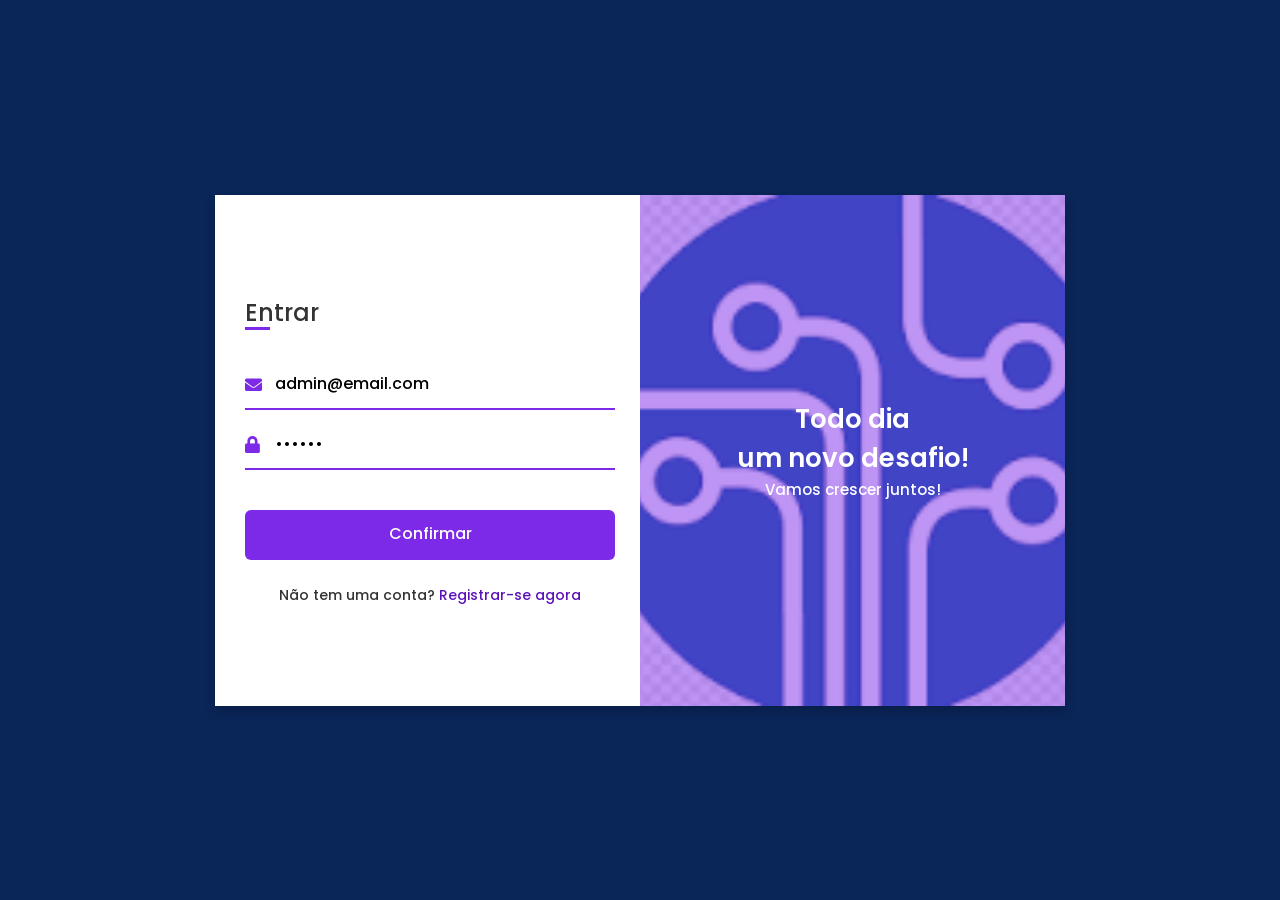
<file: index.html>
<!DOCTYPE html>
<html lang="pt-br" dir="ltr">

<head>
    <meta charset="UTF-8">
    <title>B2 System</title>

    <link rel="stylesheet" href="css/global.css">
    <link rel="stylesheet" href="css/loading.css">

    <!-- Boxicons CDN Link -->
    <link href='https://unpkg.com/boxicons@2.0.7/css/boxicons.min.css' rel='stylesheet'>
    <meta name="viewport" content="width=device-width, initial-scale=1.0">

    <!-- Icone -->
    <link rel="icon" type="image/png" sizes="16x16" href="images/favicon.png">
    <meta name="msapplication-TileColor" content="#ffffff">
    <meta name="theme-color" content="#ffffff">
</head>
<script src="js/login.js" defer async></script>

<body onload="validaSessao('index.html')">
    <div class="box-load">
        <div class="pre"></div>
        <div class="mensagem-loading">Carregando página, aguarde....</div>
    </div>
    <div class="content">
        <div class="sidebar">
            <div class="logo-details">
                <!-- <i class='bx bxl-c-plus-plus'></i> -->
                <i class='bx bx-analyse'></i>
                <span class="logo_name">
                    <img src="images/logo.png" alt="B2 System">
                </span>
            </div>
            <ul class="nav-links" id="menu"></ul>
        </div>

        <section class="home-section">
            <nav>
                <div class="sidebar-button">
                    <i class='bx bx-menu sidebarBtn'></i>
                    <span class="dashboard">Principal</span>
                </div>
                <div class="profile-details">
                    <img src="images/profile.png" alt="">
                    <span class="admin_name">B2 System</span>
                    <i class='bx bx-chevron-down'></i>
                </div>
            </nav>

            <div class="home-content" id="home-content">
                <div class="overview-boxes"
                    style="display: flex; justify-content: center;align-items: center;width: 100%;">
                    <div class="box" style="width: 100%;background-color: aqua;">
                        <div class="right-side">
                            <div class="box-topic">Desenvolvimento de Produto</div>
                            <div class="number">Tempo: 3 dias</div>
                        </div>
                    </div>
                </div>

                <div class="overview-boxes"
                    style="display: flex; justify-content: center;align-items: center;width: 100%;">
                    <div class="box" style="width: 100%;background-color: aqua;">
                        <div class="right-side">
                            <div class="box-topic">Desenvolvimento de Produto - Inclusão/Alteração/Exclusão
                            </div>
                            <div class="number">Tempo: 1 dia</div>
                        </div>
                    </div>
                </div>
                <div class="overview-boxes">
                    <div class="box">
                        <div class="right-side">
                            <div class="box-topic">Faturamento</div>
                            <div class="number">R$ 7.721,00</div>
                            <div class="indicator">
                                <i class='bx bx-up-arrow-alt'></i>
                                <span class="text">Atualizado em 08/03/2024</span>
                            </div>
                        </div>
                        <i class='bx bx-cart-alt cart'></i>
                    </div>
                    <div class="box">
                        <div class="right-side">
                            <div class="box-topic">Despesas</div>
                            <div class="number">R$ 6.721,00</div>
                            <div class="indicator">
                                <i class='bx bx-down-arrow-alt down'></i>
                                <span class="text">Atualizado em 08/03/2024</span>
                            </div>
                        </div>
                        <i class='bx bxs-cart-download cart four'></i>
                    </div>
                    <div class="box">
                        <div class="right-side">
                            <div class="box-topic">Receitas</div>
                            <div class="number">R$ 1000,00</div>
                            <div class="indicator">
                                <i class='bx bx-down-arrow-alt down'></i>
                                <span class="text">Atualizado em 07/09/2023</span>
                            </div>
                        </div>
                        <i class='bx bxs-cart-add cart two'></i>
                    </div>
                    <div class="box">
                        <div class="right-side">
                            <div class="box-topic">Lucro Líquido</div>
                            <div class="number">R$ 1000,00</div>
                            <div class="indicator">
                                <i class='bx bx-down-arrow-alt down'></i>
                                <span class="text">Atualizado em 07/09/2023</span>
                            </div>
                        </div>
                        <i class='bx bxs-cart-add cart two'></i>
                    </div>
                </div>

                <div class="sales-boxes" style="display: none;">
                    <div class="recent-sales box">
                        <div class="title">Produtos Bingo</div>
                        <div class="sales-details">
                            <ul class="details">
                                <li class="topic">Doador</li>
                                <li><a href="#">João da Silva</a></li>
                                <li><a href="#">João da Silva</a></li>
                                <li><a href="#">João da Silva</a></li>
                                <li><a href="#">João da Silva</a></li>
                                <li><a href="#">João da Silva</a></li>
                            </ul>
                            <ul class="details">
                                <li class="topic">Produto</li>
                                <li><a href="#">Cesta de Café da Manhã</a></li>
                                <li><a href="#">Cesta de Café da Manhã</a></li>
                                <li><a href="#">Cesta de Café da Manhã</a></li>
                                <li><a href="#">Cesta de Café da Manhã</a></li>
                                <li><a href="#">Cesta de Café da Manhã</a></li>
                            </ul>
                            <ul class="details">
                                <li class="topic">Custo</li>
                                <li><a href="#">R$ 0,00</a></li>
                                <li><a href="#">R$ 0,00</a></li>
                                <li><a href="#">R$ 0,00</a></li>
                                <li><a href="#">R$ 0,00</a></li>
                                <li><a href="#">R$ 0,00</a></li>
                            </ul>
                            <ul class="details">
                                <li class="topic">Valor Item</li>
                                <li><a href="#">R$ 150,00</a></li>
                                <li><a href="#">R$ 150,00</a></li>
                                <li><a href="#">R$ 250,00</a></li>
                                <li><a href="#">R$ 150,00</a></li>
                                <li><a href="#">R$ 50,00</a></li>
                            </ul>
                            <ul class="details">
                                <li class="topic">Lucro Rodada</li>
                                <li><a href="#">R$ 195,00</a></li>
                                <li><a href="#">R$ 250,00</a></li>
                                <li><a href="#">R$ 350,00</a></li>
                                <li><a href="#">R$ 450,00</a></li>
                                <li><a href="#">R$ 550,00</a></li>
                            </ul>
                        </div>
                        <div class="button">
                            <a href="#">Lucro Total R$ 1234,00</a>
                        </div>
                    </div>
                    <div class="top-sales box">
                        <div class="title">Maior Lucro Por Produto</div>
                        <ul class="top-sales-details">
                            <li>
                                <a href="#">
                                    <!-- <img src="images/sunglasses.jpg" alt=""> -->
                                    <span class="product">Pasteis</span>
                                </a>
                                <span class="price">R$ 2.558,00</span>
                            </li>
                            <li>
                                <a href="#">
                                    <!--<img src="images/jeans.jpg" alt="">-->
                                    <span class="product">Bebidas</span>
                                </a>
                                <span class="price">R$ 1.567,00</span>
                            </li>
                            <li>
                                <a href="#">
                                    <!-- <img src="images/nike.jpg" alt="">-->
                                    <span class="product">Bingo</span>
                                </a>
                                <span class="price">R$ 1.234,00</span>
                            </li>
                        </ul>
                    </div>
                </div>
            </div>
        </section>
    </div>
    <script>
        let sidebar = document.querySelector(".sidebar");
        let sidebarBtn = document.querySelector(".sidebarBtn");
        sidebarBtn.onclick = function () {
            sidebar.classList.toggle("active");
            if (sidebar.classList.contains("active")) {
                sidebarBtn.classList.replace("bx-menu", "bx-menu-alt-right");
            } else {
                sidebarBtn.classList.replace("bx-menu-alt-right", "bx-menu");
            }
        }
    </script>

</body>

</html>
</file>
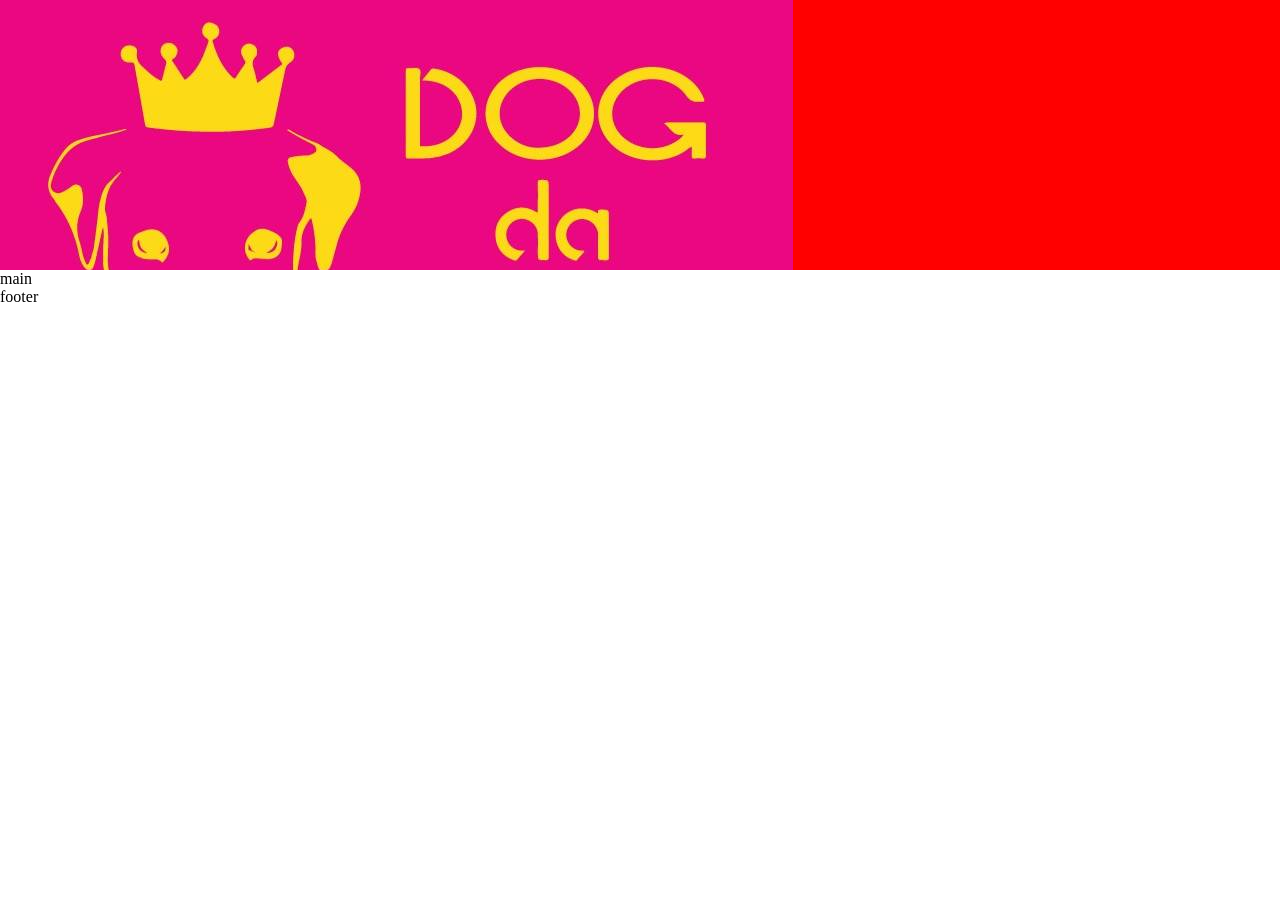
<file: LAYOUT-CANVAS/hot-dog/index.html>
<!DOCTYPE html>
<html lang="pt">

<head>
    <meta charset="UTF-8">
    <meta name="viewport" content="width=device-width, initial-scale=1.0">
    <title>DOG DA TANIA!</title>
</head>

<style>
    * {
        margin: 0;
        padding: 0;
        box-sizing: border-box;
        -webkit-font-smoothing: antialiased;
        -moz-osx-font-smoothing: grayscale;
    }
    
     :root {
        font-size: 62.5%;
    }
    
    body {
        font-size: 1.6rem;
    }
    
    header {
        width: 100vw;
        height: 30vh;
        display: flex;
        justify-content: center;
        align-items: center;
    }
    
    header .logo {
        width: 100vw;
        height: 30vh;
        background-image: url('images/logo.jpg');
        background-repeat: no-repeat;
        background-color: red;
        /* background-size: cover; */
        /* url("https://images.multipedidos.com.br/covers/ca88609a90db8cd2e4fec306ec04737b0d850f577a223f545c70e7e11d577d67.jpg") */
    }
</style>

<body>
    <!-- CARDAPIO ONLINE DOG DA TANIA -->
    <!-- https://pedir.delivery/app/dogprensadotania/menu -->
    <header>
        <div class="logo"></div>
    </header>
    <main>main</main>
    <footer>footer</footer>
</body>

</html>
</file>
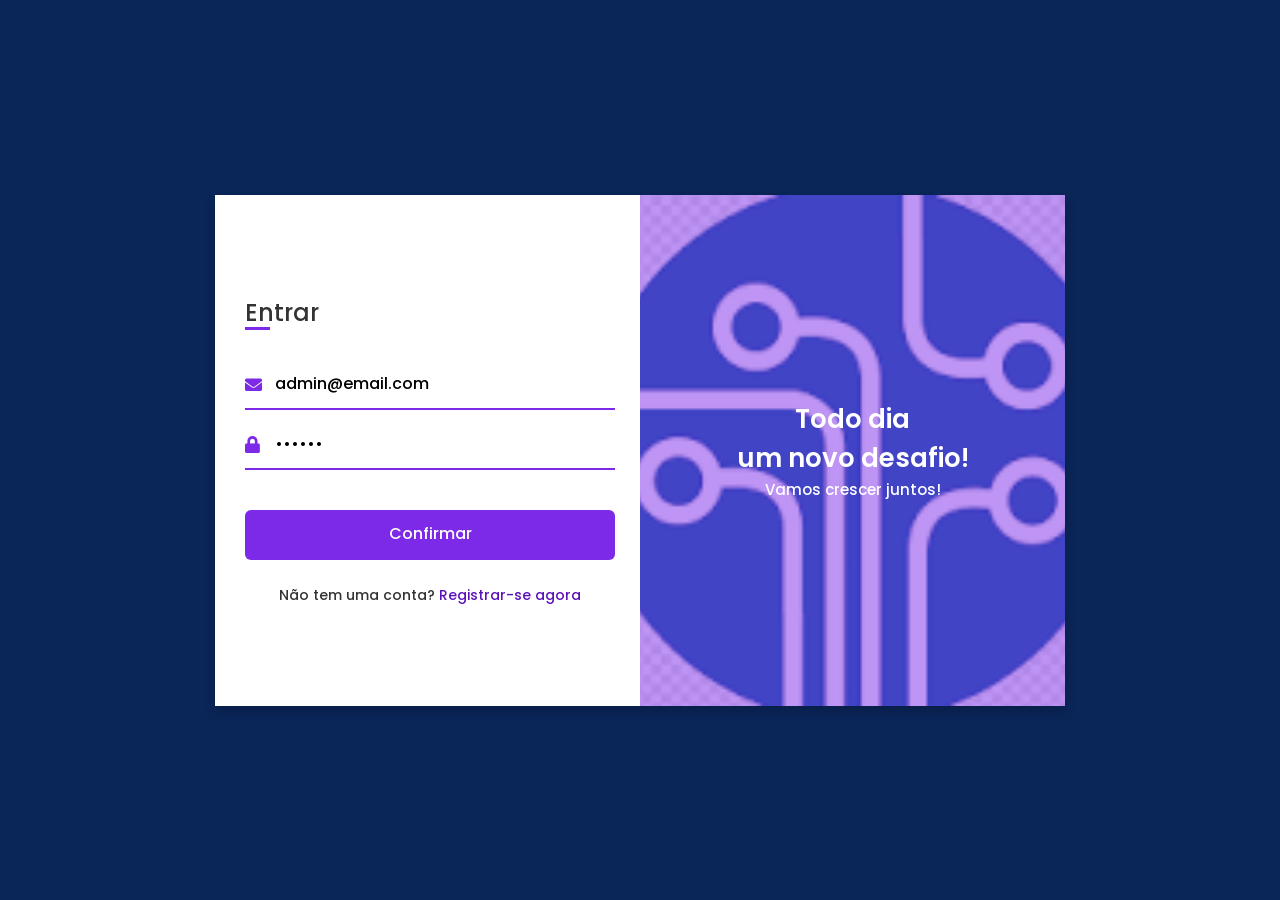
<file: clientes.html>
<!DOCTYPE html>
<html lang="pt-br" dir="ltr">

<head>
    <meta charset="UTF-8">
    <title>B2 System</title>
    <link rel="stylesheet" href="css/global.css">
    <link rel="stylesheet" href="css/loading.css">
    <link rel="stylesheet" href="css/modal.css">
    <link rel="stylesheet" href="css/consulta.css">

    <!-- Boxicons CDN Link -->
    <link href='https://unpkg.com/boxicons@2.0.7/css/boxicons.min.css' rel='stylesheet'>
    <meta name="viewport" content="width=device-width, initial-scale=1.0">

    <!-- Icone -->
    <link rel="icon" type="image/png" sizes="16x16" href="images/favicon.png">
    <meta name="msapplication-TileColor" content="#ffffff">
    <meta name="theme-color" content="#ffffff">

    <!-- NOVO BOOTSTRAP -->
    <link href="https://cdn.jsdelivr.net/npm/bootstrap@5.0.2/dist/css/bootstrap.min.css" rel="stylesheet"
        integrity="sha384-EVSTQN3/azprG1Anm3QDgpJLIm9Nao0Yz1ztcQTwFspd3yD65VohhpuuCOmLASjC" crossorigin="anonymous">

</head>

<script src="js/login.js" defer async></script>
<link rel="stylesheet" href="css/modal-cadastro.css">

<body onload="validaSessao('clientes.html'), executaConsulta()">
    <div class="box-load">
        <div class="pre"></div>
        <div class="mensagem-loading">Carregando página, aguarde....</div>
    </div>

    <div class="content">
        <div class="sidebar">
            <div class="logo-details">
                <!-- <i class='bx bxl-c-plus-plus'></i> -->
                <i class='bx bx-analyse'></i>
                <span class="logo_name">
                    <img src="images/logo.png" alt="B2 System">
                </span>
            </div>
            <ul class="nav-links" id="menu"></ul>
        </div>

        <section class="home-section">
            <nav>
                <div class="sidebar-button">
                    <i class='bx bx-menu sidebarBtn'></i>
                    <span class="dashboard">Clientes</span>
                </div>
                <div class="profile-details">
                    <img src="images/profile.png" alt="">
                    <span class="admin_name">B2 System</span>
                    <i class='bx bx-chevron-down'></i>
                </div>
            </nav>

            <div class="home-content">
                <div class="overview-boxes"
                    style="display: flex; justify-content: center;align-items: center;width: 100%;">
                    <div class="box" style="width: 100%;background-color: aqua;">
                        <div class="right-side">
                            <div class="box-topic">Clientes</div>
                            <div class=consulta>
                                <div class="filtro-consulta">
                                    <label for="filtroConsulta">Filtro:</label>
                                    <div class="acoes-filtro">
                                        <select name="filtroConsulta" id="filtroConsulta"
                                            onChange="atualizaTipoConsulta()">
                                            <option value="codigoConsulta" id="codigoConsulta" data-tipo="numerico"
                                                selected>
                                                Código
                                            </option>
                                            <option value="descricaoConsulta" id="descricaoConsulta" data-tipo="texto">
                                                Descrição
                                            </option>
                                            <option value="dataCadastroConsulta" id="dataCadastroConsulta"
                                                data-tipo="data">
                                                Preço
                                            </option>
                                            <option value="dataCadastroConsulta" id="dataCadastroConsulta"
                                                data-tipo="data">
                                                Estoque
                                            </option>
                                        </select>
                                    </div>
                                    <select name="operadorConsulta" id="operadorConsulta"
                                        onchange="atualizaCampoSegundoValor()">
                                    </select>

                                    <input type="text" id="campoValor1" value="1">
                                    <input type="text" id="campoValor2" style="display: none;">

                                    <button class="btn btn-primary" onclick="executaConsulta()">Consultar</button>
                                </div>

                                <div class="acoes-consulta">
                                    <button class="btn btn-success" onclick="incluirCliente()">Incluir</button>
                                </div>

                                <table class="table table-striped table-hover table-bordered caption-top">
                                    <caption class="table-info text-center bg-primary"
                                        style="color:aliceblue;font-size: 22px;">Clientes</caption>
                                    <thead class="table-primary text-center">
                                        <th>Código</th>
                                        <th>Nome</th>
                                        <th>CPF</th>
                                        <th>Cidade</th>
                                        <th>Estado</th>
                                        <th colspan="5" class="text-center">Ações</th>
                                    </thead>
                                    <tbody id="tabela-produtos">
                                        <!-- SERA PREENCHIDO VIA JAVASCRIPT -->
                                    </tbody>
                                </table>

                                <!-- MODAL INICIO -->
                                <dialog class="modal">
                                    <!-- Modal content -->
                                    <div class="modal-content">
                                        <section class="modal-header">
                                            <h1 class="modal-title">Clientes</h1>
                                            <button onclick="fecharModal()" class="btn btn-danger">
                                                <span class="btn-close-modal">&times;</span>
                                            </button>
                                        </section>

                                        <hr>

                                        <!-- <form action=""> -->
                                        <div class="form">
                                            <input type="hidden" id="ACAO" value="ACAO_INCLUSAO">
                                            <div class="campo">
                                                <label for="codigo">Código:</label>
                                                <input type="text" id="codigo" disabled size="10">
                                            </div>
                                            <div class="campo">
                                                <label for="nome">Nome:</label>
                                                <input type="text" id="nome" value="João">
                                            </div>

                                            <div class="campo">
                                                <label for="cpf">CPF:</label>
                                                <input type="text" id="cpf" value="">
                                            </div>
                                            <div class="campo">
                                                <label for="endereco">Endereço:</label>
                                                <input type="text" id="endereco" value="150">
                                            </div>
                                            <div class="campo">
                                                <label for="numero">Número:</label>
                                                <input type="text" id="numero" value="150">
                                            </div>
                                            <div class="campo">
                                                <label for="complemento">Complem.:</label>
                                                <input type="text" id="complemento" value="150">
                                            </div>
                                            <div class="campo">
                                                <label for="bairro">Bairro:</label>
                                                <input type="text" id="bairro" value="150">
                                            </div>
                                            <div class="campo">
                                                <label for="cep">CEP:</label>
                                                <input type="text" id="cep" value="150">
                                            </div>
                                            <div class="campo">
                                                <label for="cidade">Cidade:</label>
                                                <input type="text" id="cidade" value="150">
                                            </div>

                                            <div class="campo">
                                                <label for="estado">Estado:</label>
                                                <input type="text" id="estado" value="150">
                                            </div>
                                        </div>

                                        <hr>

                                        <div class="modal-footer">
                                            <button class="btn btn-success"
                                                onclick="confirmarModal()">Confirmar</button>
                                            <button class="btn btn-danger" onclick="fecharModal()">Fechar</button>
                                        </div>
                                    </div>
                                </dialog>
                                <!-- MODAL FIM -->
                            </div>
                        </div>
                    </div>
                </div>
            </div>
        </section>
    </div>
    <script src="https://cdn.jsdelivr.net/npm/bootstrap@5.0.2/dist/js/bootstrap.bundle.min.js"
        integrity="sha384-MrcW6ZMFYlzcLA8Nl+NtUVF0sA7MsXsP1UyJoMp4YLEuNSfAP+JcXn/tWtIaxVXM"
        crossorigin="anonymous"></script>

    <script src="js/api.js"></script>

    <script src="js/cliente.js"></script>

    <script src="js/consulta.js"></script>
    <script src="js/global.js"></script>

    <script>
        let sidebar = document.querySelector(".sidebar");
        let sidebarBtn = document.querySelector(".sidebarBtn");
        sidebarBtn.onclick = function () {
            sidebar.classList.toggle("active");
            if (sidebar.classList.contains("active")) {
                sidebarBtn.classList.replace("bx-menu", "bx-menu-alt-right");
            } else {
                sidebarBtn.classList.replace("bx-menu-alt-right", "bx-menu");
            }
        }
    </script>
</body>

</html>
</file>
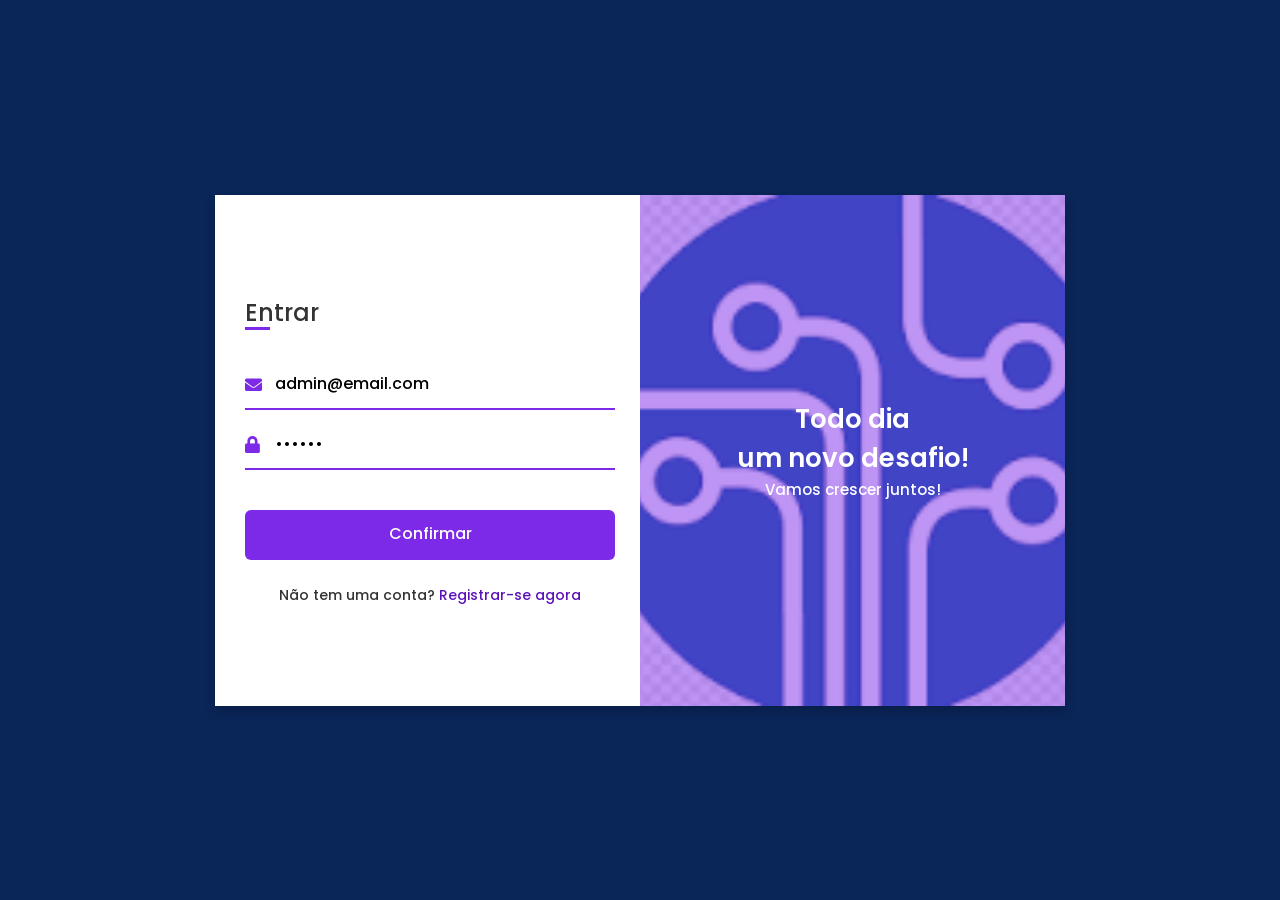
<file: configuracoes.html>
<!DOCTYPE html>
<html lang="pt-br" dir="ltr">

<head>
    <meta charset="UTF-8">
    <title>B2 System</title>
    <link rel="stylesheet" href="css/global.css">
    <link rel="stylesheet" href="css/loading.css">

    <!-- Boxicons CDN Link -->
    <link href='https://unpkg.com/boxicons@2.0.7/css/boxicons.min.css' rel='stylesheet'>
    <meta name="viewport" content="width=device-width, initial-scale=1.0">

    <!-- Icone -->
    <link rel="icon" type="image/png" sizes="16x16" href="images/favicon.png">
    <meta name="msapplication-TileColor" content="#ffffff">
    <meta name="theme-color" content="#ffffff">
</head>

<script src="js/login.js" defer async></script>

<body onload="validaSessao('configuracoes.html')">
    <div class="box-load">
        <div class="pre"></div>
        <div class="mensagem-loading">Carregando página, aguarde....</div>
    </div>

    <div class="content">
        <div class="sidebar">
            <div class="logo-details">
                <!-- <i class='bx bxl-c-plus-plus'></i> -->
                <i class='bx bx-analyse'></i>
                <span class="logo_name">
                    <img src="images/logo.png" alt="B2 System">
                </span>
            </div>
            <ul class="nav-links" id="menu"></ul>
        </div>
        <section class="home-section">
            <nav>
                <div class="sidebar-button">
                    <i class='bx bx-menu sidebarBtn'></i>
                    <span class="dashboard">Configurações</span>
                </div>
                <div class="profile-details">
                    <img src="images/profile.png" alt="">
                    <span class="admin_name">B2 System</span>
                    <i class='bx bx-chevron-down'></i>
                </div>
            </nav>

            <div class="home-content">
                <div class="overview-boxes"
                    style="display: flex; justify-content: center;align-items: center;width: 100%;">
                    <div class="box" style="width: 100%;background-color: aqua;">
                        <div class="right-side">
                            <div class="box-topic">Em desenvolvimento....</div>
                        </div>
                    </div>
                </div>
            </div>
        </section>
    </div>
    <script>
        let sidebar = document.querySelector(".sidebar");
        let sidebarBtn = document.querySelector(".sidebarBtn");
        sidebarBtn.onclick = function () {
            sidebar.classList.toggle("active");
            if (sidebar.classList.contains("active")) {
                sidebarBtn.classList.replace("bx-menu", "bx-menu-alt-right");
            } else {
                sidebarBtn.classList.replace("bx-menu-alt-right", "bx-menu");
            }
        }
    </script>

</body>

</html>
</file>
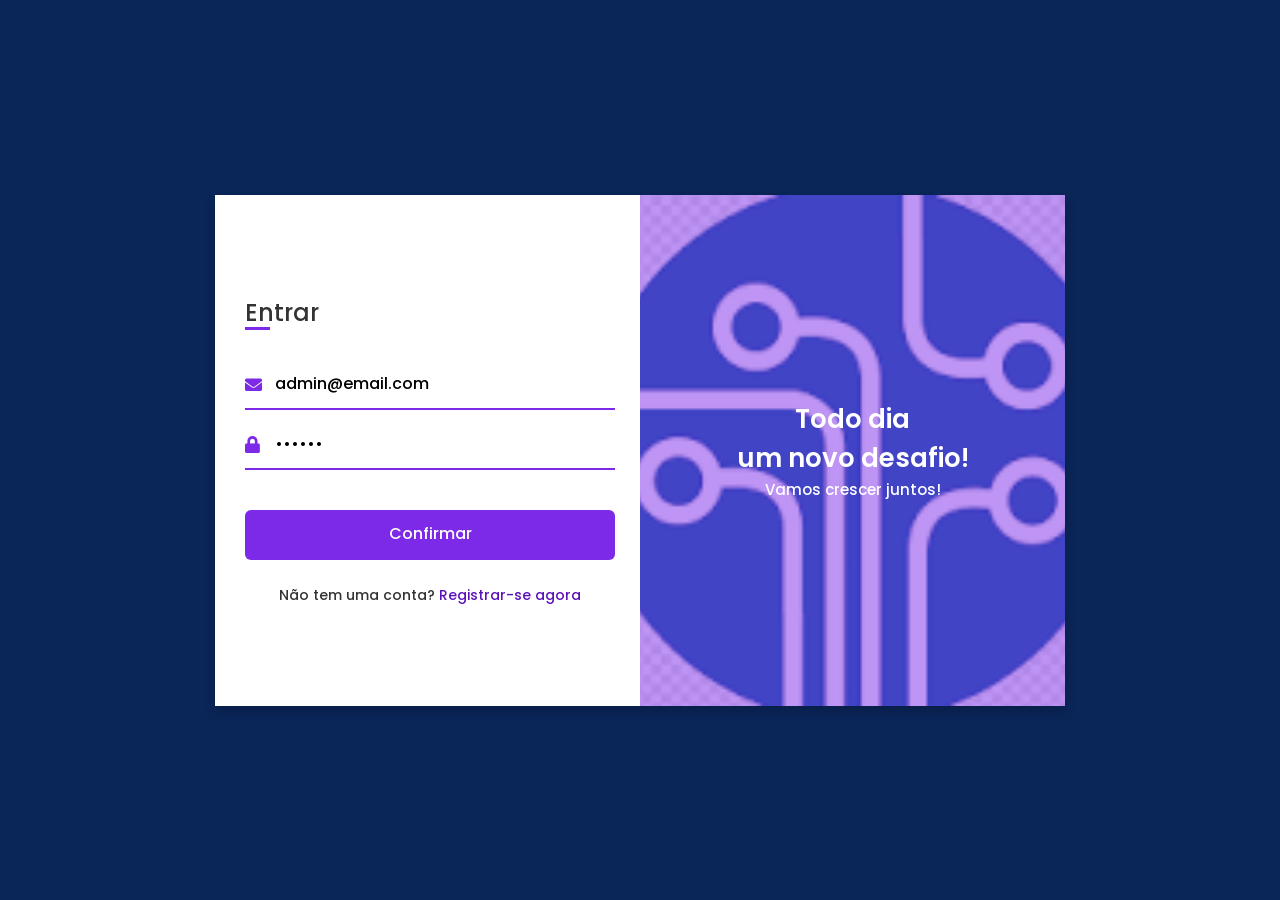
<file: login.html>
<!DOCTYPE html>
<html lang="en" dir="ltr">

<head>
    <meta charset="UTF-8">
    <title>B2 System</title>
    <link rel="stylesheet" href="css/login.css">
    <!-- Fontawesome CDN Link -->
    <link rel="stylesheet" href="https://cdnjs.cloudflare.com/ajax/libs/font-awesome/5.15.3/css/all.min.css">
    <meta name="viewport" content="width=device-width, initial-scale=1.0">

    <!-- Icone -->
    <link rel="icon" type="image/png" sizes="16x16" href="images/favicon.png">
    <meta name="msapplication-TileColor" content="#ffffff">
    <meta name="theme-color" content="#ffffff">
</head>

<body onload="onloadLogin()">
    <div class="container">
        <input type="checkbox" id="flip">
        <div class="cover">
            <div class="front">
                <img src="images/logo.png" alt="">
                <div class="text">
                    <span class="text-1">Todo dia <br> um novo desafio!</span>
                    <span class="text-2">Vamos crescer juntos!</span>
                </div>
            </div>
        </div>
        <div class="forms">
            <div class="form-content">
                <div class="login-form">
                    <div class="title">Entrar</div>
                    <!-- <form action="" method="post"> -->
                    <div class="input-boxes">
                        <div class="input-box">
                            <i class="fas fa-envelope"></i>
                            <input type="text" placeholder="Entre com seu email" name="login-email" id="login-email"
                                value="admin@email.com" required>
                        </div>
                        <div class="input-box">
                            <i class="fas fa-lock"></i>
                            <input type="password" placeholder="Entre com sua senha" name="login-senha" id="login-senha"
                                value="123456" required>
                        </div>
                        <!-- <div class="text"><a href="esqueceusenha.html">Esqueceu a senha?</a></div> -->
                        <div class="button input-box">
                            <input type="submit" value="Confirmar" onclick="login()">
                        </div>
                        <div class="text sign-up-text">Não tem uma conta? <label for="flip">Registrar-se agora</label>
                        </div>
                    </div>
                    <!-- </form> -->
                </div>
                <div class="signup-form">
                    <div class="title">Registro</div>
                    <div class="input-boxes">
                        <div class="input-box">
                            <i class="fas fa-user"></i>
                            <input type="text" placeholder="Entre com seu nome" name="cadastro-nome" id="cadastro-nome"
                                required>
                        </div>
                        <div class="input-box">
                            <i class="fas fa-envelope"></i>
                            <input type="text" placeholder="Entre com seu email" name="cadastro-email"
                                id="cadastro-email" required>
                        </div>
                        <div class="input-box">
                            <i class="fas fa-lock"></i>
                            <input type="password" placeholder="Entre com sua senha" name="cadastro-senha"
                                id="cadastro-senha" required>
                        </div>
                        <div class="input-box">
                            <i class="fas fa-lock"></i>
                            <input type="password" placeholder="Confirme a sua senha" name="cadastro-senha"
                                id="cadastro-senha" required>
                        </div>
                        <div class="button input-box">
                            <input type="submit" value="Confirmar" onclick="gravaRegistroLogin()">
                        </div>
                        <div class="text sign-up-text">Já tem uma conta?<label for="flip">Login</label></div>
                    </div>
                </div>
            </div>
        </div>
    </div>
</body>
<script src="js/api.js" defer></script>
<script src="js/login.js" defer></script>

</html>
</file>
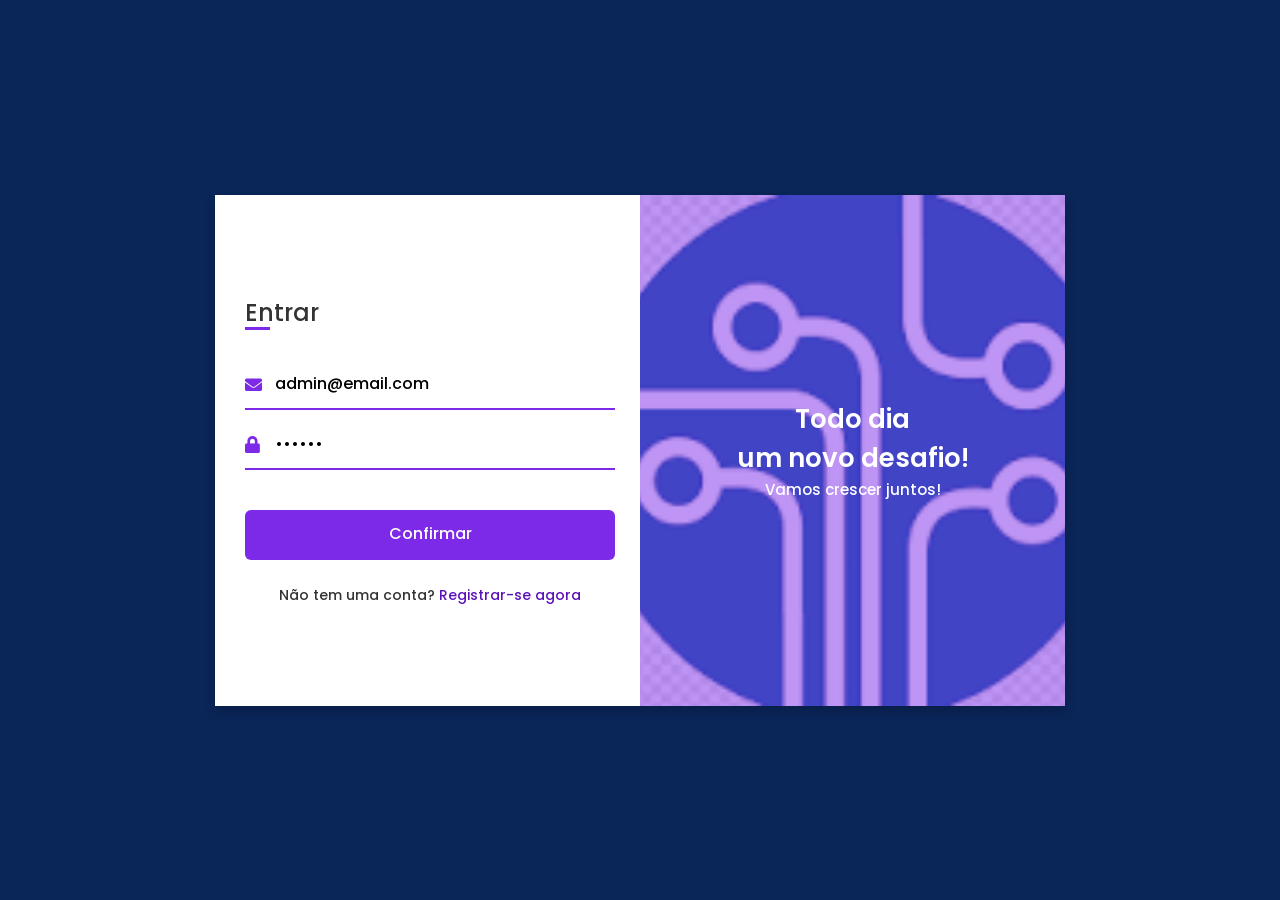
<file: notasfiscais.html>
<!DOCTYPE html>
<html lang="pt-br" dir="ltr">

<head>
    <meta charset="UTF-8">
    <title>B2 System</title>

    <!-- Boxicons CDN Link -->
    <link href='https://unpkg.com/boxicons@2.0.7/css/boxicons.min.css' rel='stylesheet'>
    <meta name="viewport" content="width=device-width, initial-scale=1.0">

    <!-- Icone -->
    <link rel="icon" type="image/png" sizes="16x16" href="images/favicon.png">
    <meta name="msapplication-TileColor" content="#ffffff">
    <meta name="theme-color" content="#ffffff">

    <!-- NOVO BOOTSTRAP -->
    <link href="https://cdn.jsdelivr.net/npm/bootstrap@5.0.2/dist/css/bootstrap.min.css" rel="stylesheet"
        integrity="sha384-EVSTQN3/azprG1Anm3QDgpJLIm9Nao0Yz1ztcQTwFspd3yD65VohhpuuCOmLASjC" crossorigin="anonymous">

    <link rel="stylesheet" href="css/global.css">
    <link rel="stylesheet" href="css/loading.css">
</head>

<script src="js/login.js" defer async></script>

<body onload="validaSessao('notasfiscais.html')">
    <div class="box-load">
        <div class="pre"></div>
        <div class="mensagem-loading">Carregando página, aguarde....</div>
    </div>

    <div class="content">
        <div class="sidebar">
            <div class="logo-details">
                <!-- <i class='bx bxl-c-plus-plus'></i> -->
                <i class='bx bx-analyse'></i>
                <span class="logo_name">
                    <img src="images/logo.png" alt="B2 System">
                </span>
            </div>
            <ul class="nav-links" id="menu"></ul>
        </div>

        <section class="home-section">
            <nav>
                <div class="sidebar-button">
                    <i class='bx bx-menu sidebarBtn'></i>
                    <span class="dashboard">Notas Fiscais</span>
                </div>
                <div class="profile-details">
                    <img src="images/profile.png" alt="">
                    <span class="admin_name">B2 System</span>
                    <i class='bx bx-chevron-down'></i>
                </div>
            </nav>

            <div class="home-content">
                <div class="overview-boxes"
                    style="display: flex; justify-content: center;align-items: center;width: 100%;">
                    <div class="box" style="width: 100%;background-color: aqua;">
                        <div class="right-side">
                            <div class="box-topic">Em desenvolvimento....</div>
                        </div>
                    </div>
                </div>
            </div>
        </section>
    </div>
    <script>
        let sidebar = document.querySelector(".sidebar");
        let sidebarBtn = document.querySelector(".sidebarBtn");
        sidebarBtn.onclick = function () {
            sidebar.classList.toggle("active");
            if (sidebar.classList.contains("active")) {
                sidebarBtn.classList.replace("bx-menu", "bx-menu-alt-right");
            } else {
                sidebarBtn.classList.replace("bx-menu-alt-right", "bx-menu");
            }
        }
    </script>

</body>

</html>
</file>
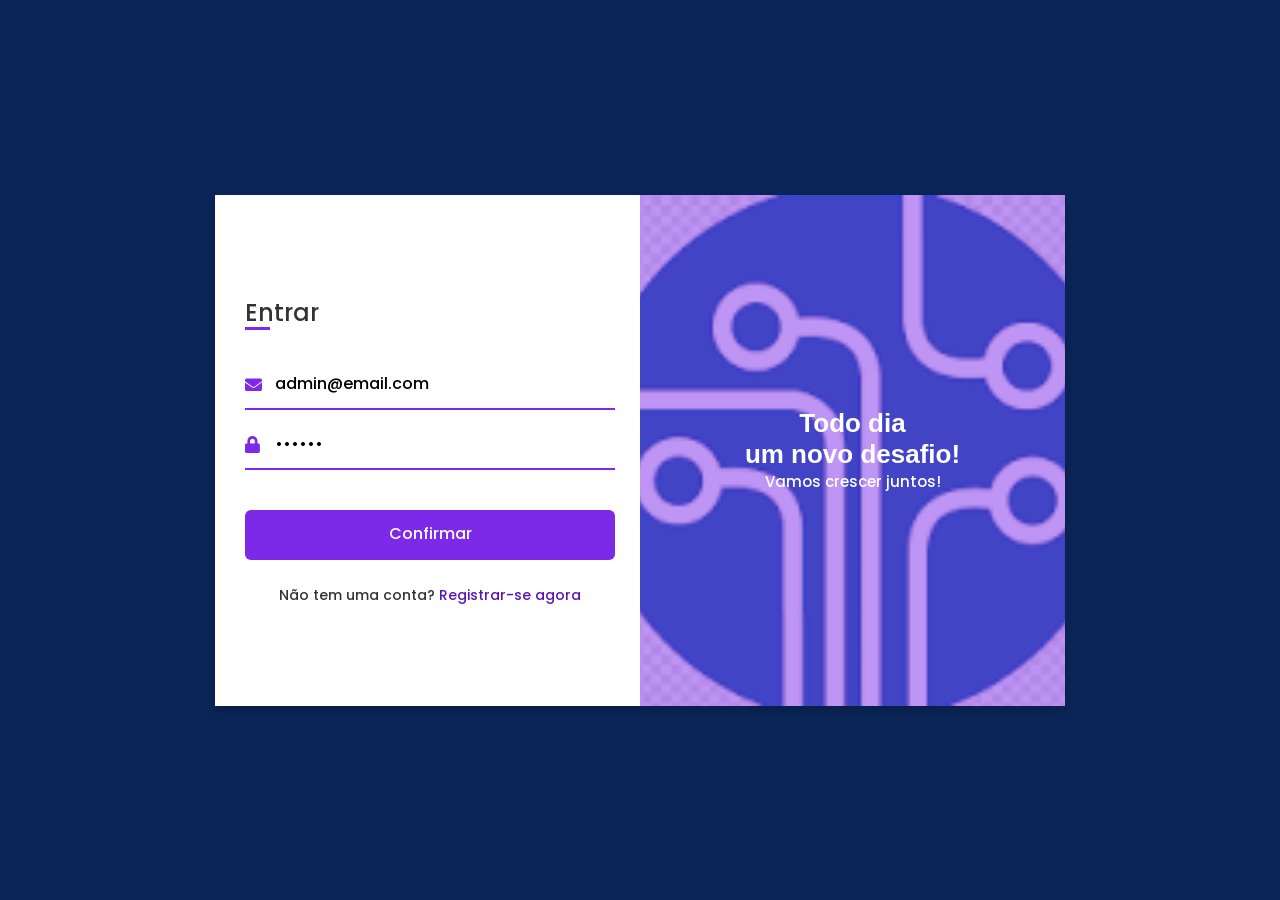
<file: produtos.html>
<!DOCTYPE html>
<html lang="pt-br" dir="ltr">

<head>
    <meta charset="UTF-8">
    <title>B2 System</title>
    <link rel="stylesheet" href="css/global.css">
    <link rel="stylesheet" href="css/loading.css">
    <link rel="stylesheet" href="css/modal.css">
    <link rel="stylesheet" href="css/consulta.css">

    <!-- Boxicons CDN Link -->
    <link href='https://unpkg.com/boxicons@2.0.7/css/boxicons.min.css' rel='stylesheet'>
    <meta name="viewport" content="width=device-width, initial-scale=1.0">

    <!-- Icone -->
    <link rel="icon" type="image/png" sizes="16x16" href="images/favicon.png">
    <meta name="msapplication-TileColor" content="#ffffff">
    <meta name="theme-color" content="#ffffff">

    <!-- NOVO BOOTSTRAP -->
    <link href="https://cdn.jsdelivr.net/npm/bootstrap@5.0.2/dist/css/bootstrap.min.css" rel="stylesheet"
        integrity="sha384-EVSTQN3/azprG1Anm3QDgpJLIm9Nao0Yz1ztcQTwFspd3yD65VohhpuuCOmLASjC" crossorigin="anonymous">
    <link rel="stylesheet" href="css/modal-cadastro.css">
</head>

<script src="js/login.js" defer async></script>

<body onload="validaSessao('produtos.html'), executaConsulta()">
    <div class="box-load">
        <div class="pre"></div>
        <div class="mensagem-loading">Carregando página, aguarde....</div>
    </div>

    <div class="content">
        <div class="sidebar">
            <div class="logo-details">
                <!-- <i class='bx bxl-c-plus-plus'></i> -->
                <i class='bx bx-analyse'></i>
                <span class="logo_name">
                    <img src="images/logo.png" alt="B2 System">
                </span>
            </div>
            <ul class="nav-links" id="menu"></ul>
        </div>
        <section class="home-section">
            <nav>
                <div class="sidebar-button">
                    <i class='bx bx-menu sidebarBtn'></i>
                    <span class="dashboard">Produtos</span>
                </div>
                <div class="profile-details">
                    <img src="images/profile.png" alt="">
                    <span class="admin_name">B2 System</span>
                    <i class='bx bx-chevron-down'></i>
                </div>
            </nav>

            <div class="home-content">
                <div class="overview-boxes"
                    style="display: flex; justify-content: center;align-items: center;width: 100%;">
                    <div class="box" style="width: 100%;background-color: aqua;">
                        <div class="right-side">
                            <div class="box-topic">Produtos</div>
                            <div class=consulta>
                                <div class="filtro-consulta">
                                    <label for="filtroConsulta">Filtro:</label>
                                    <div class="acoes-filtro">
                                        <select name="filtroConsulta" id="filtroConsulta"
                                            onChange="atualizaTipoConsulta()">
                                            <option value="codigoConsulta" id="codigoConsulta" data-tipo="numerico"
                                                selected>
                                                Código
                                            </option>
                                            <option value="descricaoConsulta" id="descricaoConsulta" data-tipo="texto">
                                                Descrição
                                            </option>
                                            <option value="dataCadastroConsulta" id="dataCadastroConsulta"
                                                data-tipo="data">
                                                Preço
                                            </option>
                                            <option value="dataCadastroConsulta" id="dataCadastroConsulta"
                                                data-tipo="data">
                                                Estoque
                                            </option>
                                        </select>
                                    </div>
                                    <select name="operadorConsulta" id="operadorConsulta"
                                        onchange="atualizaCampoSegundoValor()">
                                    </select>

                                    <input type="text" id="campoValor1" value="1">
                                    <input type="text" id="campoValor2" style="display: none;">

                                    <button class="btn btn-primary" onclick="executaConsulta()">Consultar</button>
                                </div>

                                <div class="acoes-consulta">
                                    <button class="btn btn-success" onclick="incluirProduto()">Incluir</button>
                                </div>

                                <table class="table table-striped table-hover table-bordered caption-top">
                                    <caption class="table-info text-center bg-primary"
                                        style="color:aliceblue;font-size: 22px;">Produtos</caption>
                                    <thead class="table-primary">
                                        <th>Código</th>
                                        <th>Descrição</th>
                                        <th>Preço</th>
                                        <th>Estoque</th>
                                        <th colspan="4" class="text-center">Ações</th>
                                    </thead>
                                    <tbody id="tabela-produtos">
                                        <!-- SERA PREENCHIDO VIA JAVASCRIPT -->
                                    </tbody>
                                </table>

                                <!-- MODAL INICIO -->
                                <dialog class="modal">
                                    <!-- Modal content -->
                                    <div class="modal-content">
                                        <section class="modal-header">
                                            <h1 class="modal-title">Produtos</h1>
                                            <button onclick="fecharModal()" class="btn btn-danger">
                                                <span class="btn-close-modal">&times;</span>
                                            </button>
                                        </section>

                                        <hr>

                                        <!-- <form action=""> -->
                                        <div class="form">
                                            <input type="hidden" id="ACAO" value="ACAO_INCLUSAO">
                                            <div class="campo">
                                                <label for="codigo">Código:</label>
                                                <input type="text" id="codigo" disabled size="10">
                                            </div>

                                            <div class="campo">
                                                <label for="descricao">Descrição:</label>
                                                <input type="text" id="descricao" value="Notebook">
                                            </div>

                                            <div class="campo">
                                                <label for="preco">Preço:</label>
                                                <input type="text" id="preco" value="15000,00">
                                            </div>

                                            <div class="campo">
                                                <label for="estoque">Estoque:</label>
                                                <input type="text" id="estoque" value="150">
                                            </div>
                                        </div>

                                        <hr>

                                        <div class="modal-footer">
                                            <button class="btn btn-success"
                                                onclick="confirmarModal()">Confirmar</button>
                                            <button class="btn btn-danger" onclick="fecharModal()">Fechar</button>
                                        </div>
                                    </div>
                                </dialog>
                                <!-- MODAL FIM -->
                            </div>
                        </div>
                    </div>
                </div>
            </div>
        </section>
    </div>
    <script src="https://cdn.jsdelivr.net/npm/bootstrap@5.0.2/dist/js/bootstrap.bundle.min.js"
        integrity="sha384-MrcW6ZMFYlzcLA8Nl+NtUVF0sA7MsXsP1UyJoMp4YLEuNSfAP+JcXn/tWtIaxVXM"
        crossorigin="anonymous"></script>

    <script src="js/api.js"></script>
    <script src="js/produto.js"></script>
    <script src="js/consulta.js"></script>
    <script src="js/global.js"></script>
    <script>
        let sidebar = document.querySelector(".sidebar");
        let sidebarBtn = document.querySelector(".sidebarBtn");
        sidebarBtn.onclick = function () {
            sidebar.classList.toggle("active");
            if (sidebar.classList.contains("active")) {
                sidebarBtn.classList.replace("bx-menu", "bx-menu-alt-right");
            } else {
                sidebarBtn.classList.replace("bx-menu-alt-right", "bx-menu");
            }
        }
    </script>
</body>

</html>
</file>
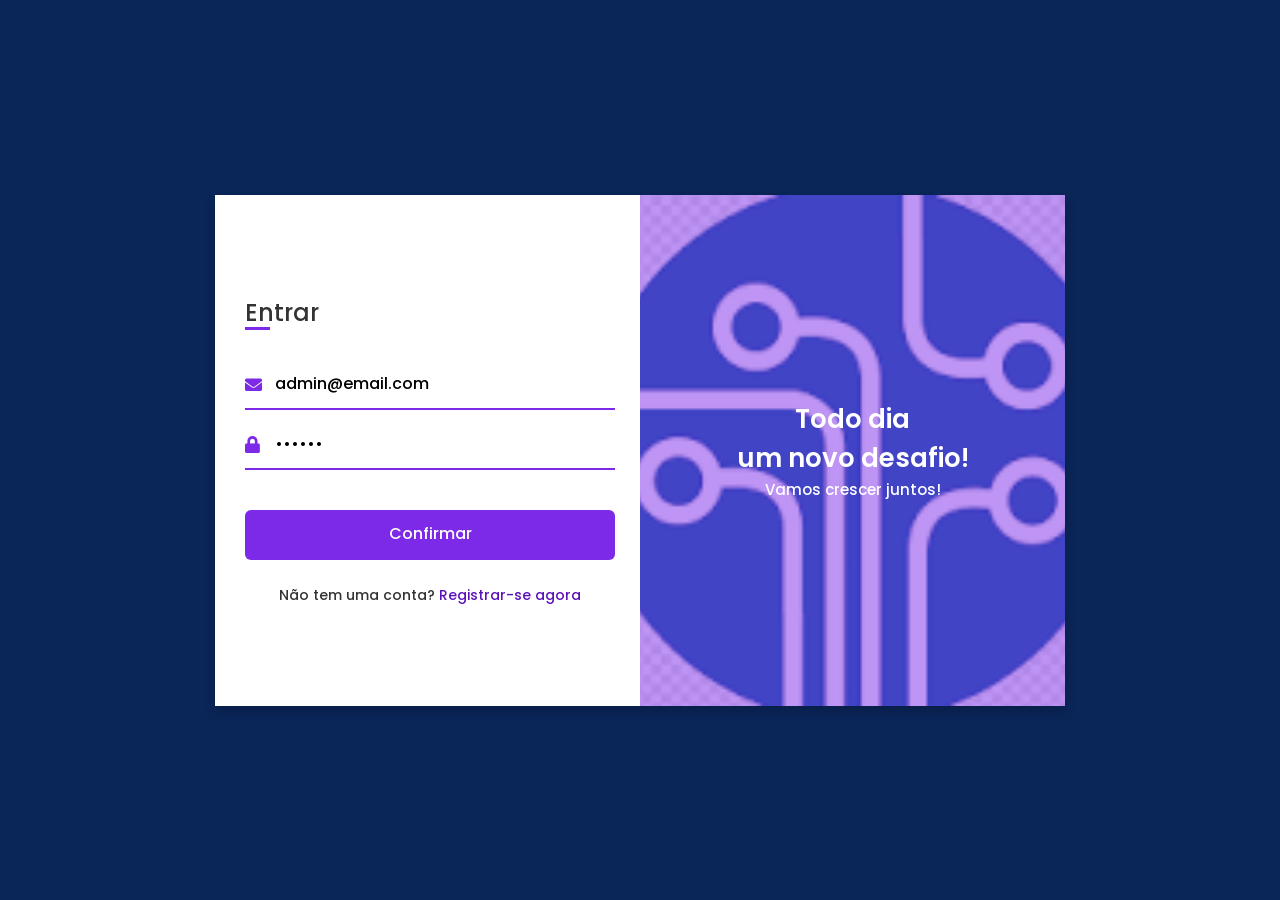
<file: relatorios.html>
<!DOCTYPE html>
<html lang="pt-br" dir="ltr">

<head>
    <meta charset="UTF-8">
    <title>B2 System</title>
    <link rel="stylesheet" href="css/global.css">
    <link rel="stylesheet" href="css/loading.css">

    <!-- Boxicons CDN Link -->
    <link href='https://unpkg.com/boxicons@2.0.7/css/boxicons.min.css' rel='stylesheet'>
    <meta name="viewport" content="width=device-width, initial-scale=1.0">

    <!-- Icone -->
    <link rel="icon" type="image/png" sizes="16x16" href="images/favicon.png">
    <meta name="msapplication-TileColor" content="#ffffff">
    <meta name="theme-color" content="#ffffff">
</head>

<script src="js/login.js" defer async></script>

<body onload="validaSessao('relatorios.html')">
    <div class="box-load">
        <div class="pre"></div>
        <div class="mensagem-loading">Carregando página, aguarde....</div>
    </div>

    <div class="content">
        <div class="sidebar">
            <div class="logo-details">
                <!-- <i class='bx bxl-c-plus-plus'></i> -->
                <i class='bx bx-analyse'></i>
                <span class="logo_name">
                    <img src="images/logo.png" alt="B2 System">
                </span>
            </div>
            <ul class="nav-links" id="menu"></ul>
        </div>
        <section class="home-section">
            <nav>
                <div class="sidebar-button">
                    <i class='bx bx-menu sidebarBtn'></i>
                    <span class="dashboard">Relatórios</span>
                </div>
                <div class="profile-details">
                    <img src="images/profile.png" alt="">
                    <span class="admin_name">B2 System</span>
                    <i class='bx bx-chevron-down'></i>
                </div>
            </nav>

            <div class="home-content">
                <div class="overview-boxes"
                    style="display: flex; justify-content: center;align-items: center;width: 100%;">
                    <div class="box" style="width: 100%;background-color: aqua;">
                        <div class="right-side">
                            <div class="box-topic">Em desenvolvimento....</div>
                        </div>
                    </div>
                </div>
            </div>
        </section>
    </div>
    <script>
        let sidebar = document.querySelector(".sidebar");
        let sidebarBtn = document.querySelector(".sidebarBtn");
        sidebarBtn.onclick = function () {
            sidebar.classList.toggle("active");
            if (sidebar.classList.contains("active")) {
                sidebarBtn.classList.replace("bx-menu", "bx-menu-alt-right");
            } else {
                sidebarBtn.classList.replace("bx-menu-alt-right", "bx-menu");
            }
        }
    </script>

</body>

</html>
</file>
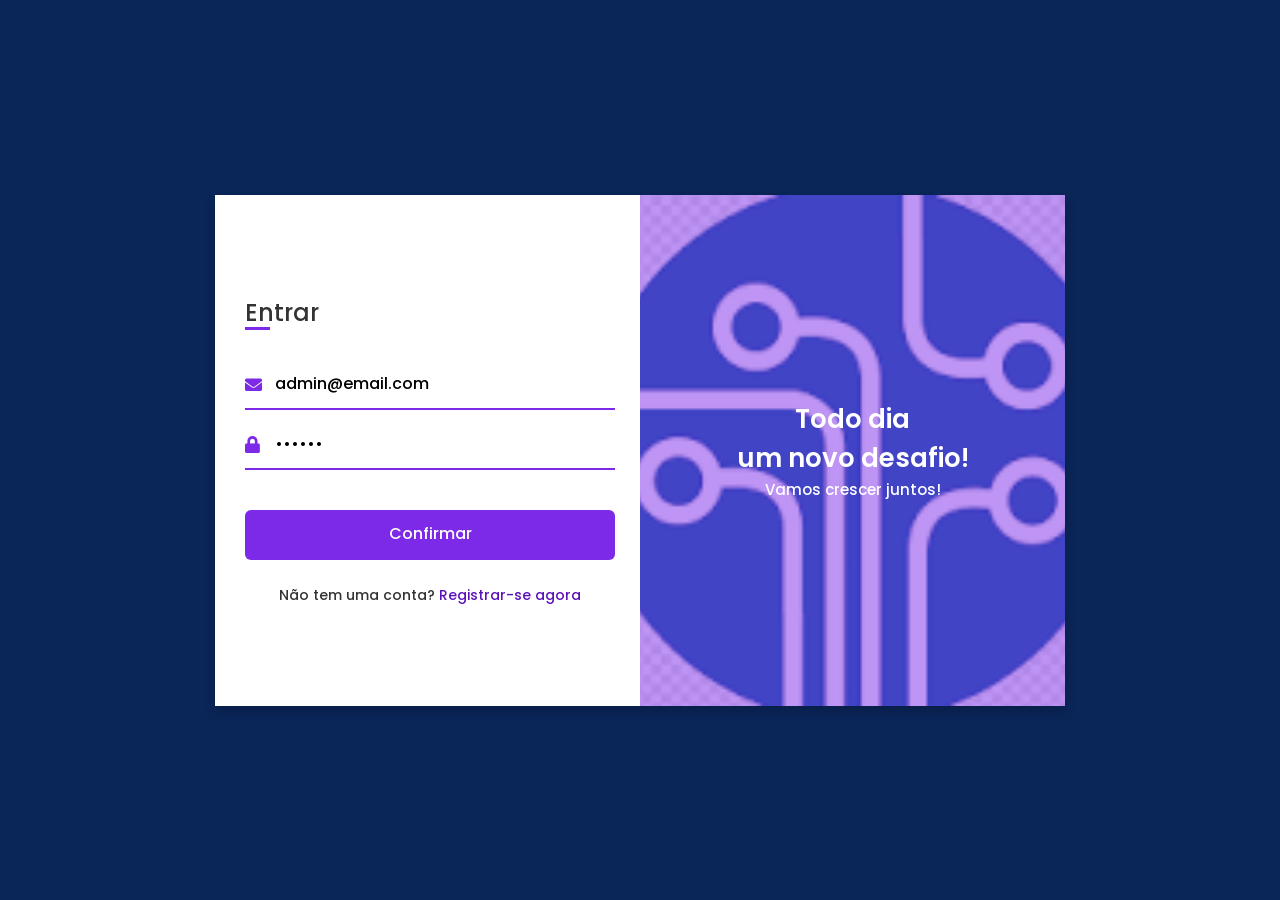
<file: vendas.html>
<!DOCTYPE html>
<html lang="pt-br" dir="ltr">

<head>
    <meta charset="UTF-8">
    <title>B2 System</title>
    <link rel="stylesheet" href="css/global.css">
    <link rel="stylesheet" href="css/loading.css">
    <link rel="stylesheet" href="css/modal.css">
    <link rel="stylesheet" href="css/consulta.css">

    <!-- Boxicons CDN Link -->
    <link href='https://unpkg.com/boxicons@2.0.7/css/boxicons.min.css' rel='stylesheet'>
    <meta name="viewport" content="width=device-width, initial-scale=1.0">

    <!-- Icone -->
    <link rel="icon" type="image/png" sizes="16x16" href="images/favicon.png">
    <meta name="msapplication-TileColor" content="#ffffff">
    <meta name="theme-color" content="#ffffff">

    <!-- NOVO BOOTSTRAP -->
    <link href="https://cdn.jsdelivr.net/npm/bootstrap@5.0.2/dist/css/bootstrap.min.css" rel="stylesheet"
        integrity="sha384-EVSTQN3/azprG1Anm3QDgpJLIm9Nao0Yz1ztcQTwFspd3yD65VohhpuuCOmLASjC" crossorigin="anonymous">

    <!-- NOVO BOOTSTRAP -->
    <link href="https://cdn.jsdelivr.net/npm/bootstrap@5.0.2/dist/css/bootstrap.min.css" rel="stylesheet"
        integrity="sha384-EVSTQN3/azprG1Anm3QDgpJLIm9Nao0Yz1ztcQTwFspd3yD65VohhpuuCOmLASjC" crossorigin="anonymous">

    <script src="js/login.js" defer async></script>
    <link rel="stylesheet" href="css/modal-cadastro.css">
    <link rel="stylesheet" href="css/vendas.css">
    <link rel="stylesheet" href="css/modal-reset.css">
</head>

<body onload="validaSessao('vendas.html'), executaConsulta()">
    <div class="box-load">
        <div class="pre"></div>
        <div class="mensagem-loading">Carregando página, aguarde....</div>
    </div>

    <div class="content">
        <div class="sidebar">
            <div class="logo-details">
                <!-- <i class='bx bxl-c-plus-plus'></i> -->
                <i class='bx bx-analyse'></i>
                <span class="logo_name">
                    <img src="images/logo.png" alt="B2 System">
                </span>
            </div>
            <ul class="nav-links" id="menu"></ul>
        </div>

        <section class="home-section">
            <nav>
                <div class="sidebar-button">
                    <i class='bx bx-menu sidebarBtn'></i>
                    <span class="dashboard">Vendas</span>
                </div>
                <div class="profile-details">
                    <img src="images/profile.png" alt="">
                    <span class="admin_name">B2 System</span>
                    <i class='bx bx-chevron-down'></i>
                </div>
            </nav>

            <div class="home-content">
                <div class="overview-boxes"
                    style="display: flex; justify-content: center;align-items: center;width: 100%;">
                    <div class="box" style="width: 100%;background-color: aqua;">
                        <div class="right-side">
                            <div class="box-topic">Vendas</div>
                            <div class=consulta>
                                <div class="filtro-consulta">
                                    <label for="filtroConsulta">Filtro:</label>
                                    <div class="acoes-filtro">
                                        <select name="filtroConsulta" id="filtroConsulta"
                                            onChange="atualizaTipoConsulta()">
                                            <option value="codigoConsulta" id="codigoConsulta" data-tipo="numerico"
                                                selected>
                                                Código
                                            </option>
                                            <option value="descricaoConsulta" id="descricaoConsulta" data-tipo="texto">
                                                Descrição
                                            </option>
                                            <option value="dataCadastroConsulta" id="dataCadastroConsulta"
                                                data-tipo="data">
                                                Preço
                                            </option>
                                            <option value="dataCadastroConsulta" id="dataCadastroConsulta"
                                                data-tipo="data">
                                                Estoque
                                            </option>
                                        </select>
                                    </div>
                                    <select name="operadorConsulta" id="operadorConsulta"
                                        onchange="atualizaCampoSegundoValor()">
                                    </select>

                                    <input type="text" id="campoValor1" value="1">
                                    <input type="text" id="campoValor2" style="display: none;">

                                    <button class="btn btn-primary" onclick="executaConsulta()">Consultar</button>
                                </div>

                                <div class="acoes-consulta">
                                    <button class="btn btn-success" onclick="incluirCliente()">Incluir</button>
                                </div>

                                <table class="table table-striped table-hover table-bordered caption-top">
                                    <caption class="table-info text-center bg-primary"
                                        style="color:aliceblue;font-size: 22px;">Clientes</caption>
                                    <thead class="table-primary text-center">
                                        <th>Código</th>
                                        <th>Nome</th>
                                        <th>CPF</th>
                                        <th>Cidade</th>
                                        <th>Estado</th>
                                        <th colspan="5" class="text-center">Ações</th>
                                    </thead>
                                    <tbody id="tabela-produtos">
                                        <!-- SERA PREENCHIDO VIA JAVASCRIPT -->
                                    </tbody>
                                </table>

                                <!-- MODAL INICIO -->
                                <dialog class="modal" style="display: block;">
                                    <!-- Modal content -->
                                    <div class="modal-content">
                                        <section class="modal-header">
                                            <h1 class="modal-title text-center">Venda</h1>
                                            <button onclick="fecharModal()" class="btn btn-danger">
                                                <span class="btn-close-modal">&times;</span>
                                            </button>
                                        </section>

                                        <hr>

                                        <!-- <form action=""> -->
                                        <div class="form">
                                            <input type="hidden" id="ACAO" value="ACAO_INCLUSAO">
                                            <div class="campo">
                                                <label for="codigo">Código:</label>
                                                <input type="text" id="codigo" disabled size="10">
                                            </div>
                                            <div class="campo">
                                                <label for="cliente_id">Cliente:</label>
                                                <select name="cliente_id" id="cliente_id">
                                                    <option value="1">Adriano</option>
                                                </select>
                                            </div>

                                            <div class="campo">
                                                <label for="vendedor_id">Vendedor:</label>
                                                <select name="vendedor_id" id="vendedor_id">
                                                    <option value="1">João da Silva</option>
                                                </select>
                                            </div>
                                            <div class="campo">
                                                <label for="condpagto_id">Cond.Pagt:</label>
                                                <select name="condpagto_id" id="condpagto_id">
                                                    <option value="1">A Vista</option>
                                                </select>
                                            </div>
                                            <div class="linha-add-produto">
                                                <div class="campo">
                                                    <label for="produto_id">Produto:</label>
                                                    <input type="text" id="produto_id" value="150">
                                                </div>
                                                <div class="campo">
                                                    <label for="descricao">Descrição:</label>
                                                    <input type="text" id="descricao" value="150">
                                                </div>
                                                <div class="campo">
                                                    <label for="quantidade">Qtde:</label>
                                                    <input type="text" id="quantidade" value="10">
                                                </div>
                                                <div class="campo">
                                                    <label for="unit">Unit.:</label>
                                                    <input type="text" id="unit" value="15,00">
                                                </div>
                                                <div class="campo">
                                                    <label for="total-item">Total:</label>
                                                    <input type="text" id="total-item" value="150,00">
                                                </div>
                                                <div class="campo" id="div-btn-adicionar-item">
                                                    <button id="btn-adicionar-item" class="btn btn-success"
                                                        onclick="confirmarModal()">Adicionar</button>
                                                </div>
                                            </div>
                                            <div class="item-venda">
                                                <table
                                                    class="table table-striped table-hover table-bordered caption-top">
                                                    <thead class="table-primary text-center">
                                                        <th>Código</th>
                                                        <th>Descrição</th>
                                                        <th>Qtde</th>
                                                        <th>Unit.</th>
                                                        <th>Total</th>
                                                    </thead>
                                                    <tbody id="tabela-item-venda">
                                                        <!-- SERA PREENCHIDO VIA JAVASCRIPT -->
                                                        <tr>
                                                            <td>1</td>
                                                            <td class="text-lg-start">Computador</td>
                                                            <td>10</td>
                                                            <td>5689,45</td>
                                                            <td>56.894,50</td>
                                                        </tr>
                                                        <tr>
                                                            <td>2</td>
                                                            <td class="text-lg-start">Monitor</td>
                                                            <td>10</td>
                                                            <td>5689,45</td>
                                                            <td>56.894,50</td>
                                                        </tr>
                                                        <tr>
                                                            <td>3</td>
                                                            <td class="text-lg-start">Mouse</td>
                                                            <td>10</td>
                                                            <td>5689,45</td>
                                                            <td>56.894,50</td>
                                                        </tr>
                                                        <tr>
                                                            <td>4</td>
                                                            <td class="text-lg-start">Teclado</td>
                                                            <td>10</td>
                                                            <td>5689,45</td>
                                                            <td>56.894,50</td>
                                                        </tr>
                                                    </tbody>
                                                </table>
                                            </div>
                                        </div>

                                        <hr>

                                        <div class="modal-footer">
                                            <button class="btn btn-success"
                                                onclick="confirmarModal()">Confirmar</button>
                                            <button class="btn btn-danger" onclick="fecharModal()">Fechar</button>
                                        </div>
                                    </div>
                                </dialog>
                                <!-- MODAL FIM -->
                            </div>
                        </div>
                    </div>
                </div>
            </div>
        </section>
    </div>
    <script src="https://cdn.jsdelivr.net/npm/bootstrap@5.0.2/dist/js/bootstrap.bundle.min.js"
        integrity="sha384-MrcW6ZMFYlzcLA8Nl+NtUVF0sA7MsXsP1UyJoMp4YLEuNSfAP+JcXn/tWtIaxVXM"
        crossorigin="anonymous"></script>

    <script src="js/api.js"></script>

    <script src="js/venda.js"></script>

    <script src="js/consulta.js"></script>
    <script src="js/global.js"></script>

    <script>
        let sidebar = document.querySelector(".sidebar");
        let sidebarBtn = document.querySelector(".sidebarBtn");
        sidebarBtn.onclick = function () {
            sidebar.classList.toggle("active");
            if (sidebar.classList.contains("active")) {
                sidebarBtn.classList.replace("bx-menu", "bx-menu-alt-right");
            } else {
                sidebarBtn.classList.replace("bx-menu-alt-right", "bx-menu");
            }
        }
    </script>
</body>

</html>
</file>
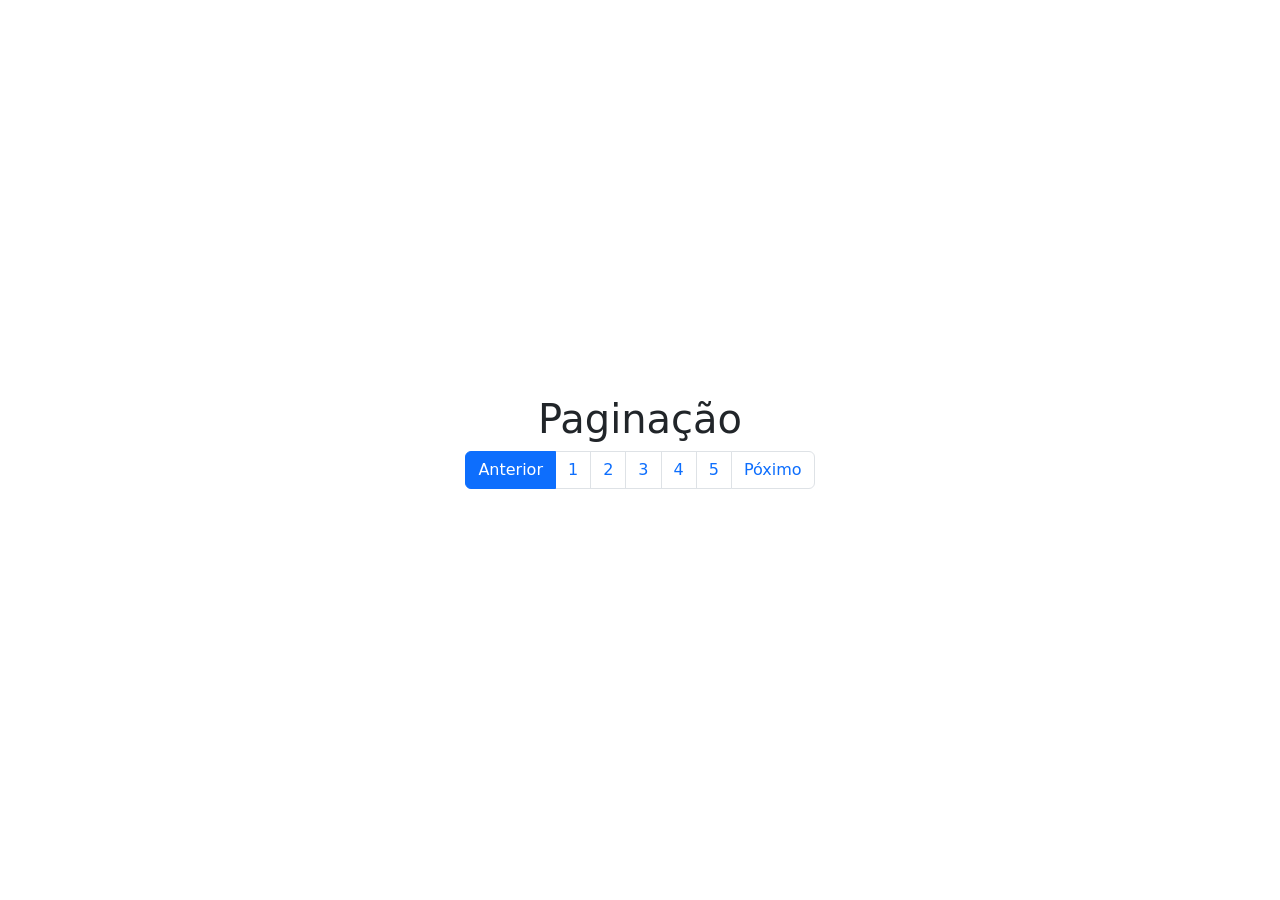
<file: layouts/paginacao.html>
<!DOCTYPE html>
<html lang="pt">

<head>
    <meta charset="UTF-8">
    <meta name="viewport" content="width=device-width, initial-scale=1.0">
    <title>Paginacao</title>

    <link href="https://cdn.jsdelivr.net/npm/bootstrap@5.0.2/dist/css/bootstrap.min.css" rel="stylesheet"
        integrity="sha384-EVSTQN3/azprG1Anm3QDgpJLIm9Nao0Yz1ztcQTwFspd3yD65VohhpuuCOmLASjC" crossorigin="anonymous">
</head>
<style>
    .container {
        height: 100vh;
        width: 100vw;
        display: flex;
        flex-direction: column;
        justify-content: center;
        align-items: center;
    }
</style>

<body>

    <div class="container">
        <h1>Paginação</h1>
        <ul class="pagination">
            <li class="page-item active"><a href="#" onclick="ativar(this)" class="page-link">Anterior</a></li>
            <li class="page-item">
                <a href="#" onclick="ativar(this)" class="page-link">1</a>
            </li>
            <li class="page-item">
                <a href="#" onclick="ativar(this)" class="page-link">2</a>
            </li>
            <li class="page-item">
                <a href="#" onclick="ativar(this)" class="page-link">3</a>
            </li>
            <li class="page-item">
                <a href="#" onclick="ativar(this)" class="page-link">4</a>
            </li>
            <li class="page-item">
                <a href="#" onclick="ativar(this)" class="page-link">5</a>
            </li>
            <li class="page-item">
                <a href="#" onclick="ativar(this)" class="page-link">Póximo</a>
            </li>
        </ul>
    </div>

    <script>
        const ativar = (elemento) => {
            let itens = document.getElementsByClassName("page-item");
            for (i = 0; i < itens.length; i++) {
                itens[i].classList.remove("active");
            }
            elemento.classList.add("active");
        }
    </script>
</body>
<script src="https://cdn.jsdelivr.net/npm/bootstrap@5.0.2/dist/js/bootstrap.bundle.min.js"
    integrity="sha384-MrcW6ZMFYlzcLA8Nl+NtUVF0sA7MsXsP1UyJoMp4YLEuNSfAP+JcXn/tWtIaxVXM"
    crossorigin="anonymous"></script>

</html>
</file>
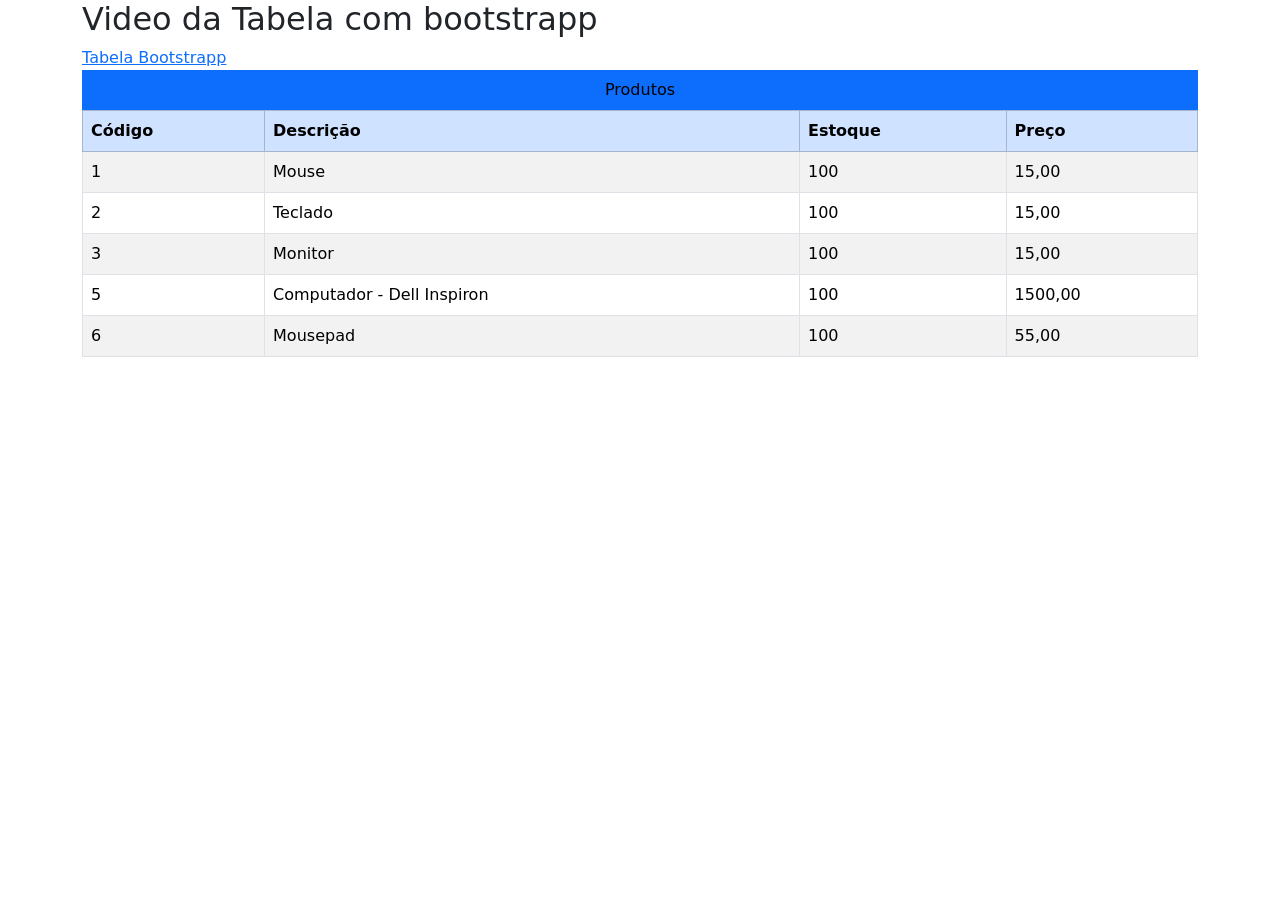
<file: layouts/tabela.html>
<!DOCTYPE html>
<html lang="pt">

<head>
    <meta charset="UTF-8">
    <meta name="viewport" content="width=device-width, initial-scale=1.0">
    <title>Tabela</title>
    <link href="https://cdn.jsdelivr.net/npm/bootstrap@5.0.2/dist/css/bootstrap.min.css" rel="stylesheet"
        integrity="sha384-EVSTQN3/azprG1Anm3QDgpJLIm9Nao0Yz1ztcQTwFspd3yD65VohhpuuCOmLASjC" crossorigin="anonymous">
</head>

<body>
    <div class="container">
        <h2>Video da Tabela com bootstrapp</h2>
        <a href="https://www.youtube.com/watch?v=6yNJRSxghdo&t=320s">Tabela Bootstrapp</a>
        <table class="table table-striped table-hover table-bordered caption-top">
            <caption class="table-info text-center bg-primary">Produtos</caption>
            <thead class="table-primary">
                <th>Código</th>
                <th>Descrição</th>
                <th>Estoque</th>
                <th>Preço</th>
            </thead>
            <tbody>
                <tr>
                    <td>1</td>
                    <td>Mouse</td>
                    <td>100</td>
                    <td>15,00</td>
                </tr>
                <tr>
                    <td>2</td>
                    <td>Teclado</td>
                    <td>100</td>
                    <td>15,00</td>
                </tr>
                <tr>
                    <td>3</td>
                    <td>Monitor</td>
                    <td>100</td>
                    <td>15,00</td>
                </tr>
                <tr>
                    <td>5</td>
                    <td>Computador - Dell Inspiron</td>
                    <td>100</td>
                    <td>1500,00</td>
                </tr>
                <tr>
                    <td>6</td>
                    <td>Mousepad</td>
                    <td>100</td>
                    <td>55,00</td>
                </tr>
            </tbody>
        </table>
    </div>
</body>
<script src="https://cdn.jsdelivr.net/npm/bootstrap@5.0.2/dist/js/bootstrap.bundle.min.js"
    integrity="sha384-MrcW6ZMFYlzcLA8Nl+NtUVF0sA7MsXsP1UyJoMp4YLEuNSfAP+JcXn/tWtIaxVXM"
    crossorigin="anonymous"></script>

</html>
</file>
<file: css/global.css>
/* Googlefont Poppins CDN Link */

@import url('https://fonts.googleapis.com/css2?family=Poppins:wght@200;300;400;500;600;700&display=swap');
* {
    margin: 0;
    padding: 0;
    box-sizing: border-box;
    font-family: 'Poppins', sans-serif;
}

html, body {
    width: 100%;
    height: 100%;    
}

.content {    
    z-index: 0;
    display: block; 
    /* opacity: 0;    */
    
}

.sidebar {
    position: fixed;
    height: 100%;
    width: 240px;
    background: #0A2558;
    transition: all 0.5s ease;
}

.sidebar.active {
    width: 60px;
}

.sidebar .logo-details {
    height: 80px;
    display: flex;
    align-items: center;
}

.sidebar .logo-details i {
    font-size: 28px;
    font-weight: 500;
    color: #fff;
    min-width: 60px;
    text-align: center
}

.sidebar .logo-details .logo_name {
    color: #fff;
    font-size: 24px;
    font-weight: 500;
}

.sidebar .logo-details .logo_name img {
    border-radius: 50%;
    width:50px; 
    height:50px;
}

.sidebar .nav-links {
    margin-top: 10px;
}

.sidebar .nav-links li {
    position: relative;
    list-style: none;
    height: 50px;
}

.sidebar .nav-links li a {
    height: 100%;
    width: 100%;
    display: flex;
    align-items: center;
    text-decoration: none;
    transition: all 0.4s ease;
}

.sidebar .nav-links li a.active {
    background: #081D45;
}

.sidebar .nav-links li a:hover {
    background: #081D45;
}

.sidebar .nav-links li i {
    min-width: 60px;
    text-align: center;
    font-size: 18px;
    color: #fff;
}

.sidebar .nav-links li a .links_name {
    color: #fff;
    font-size: 15px;
    font-weight: 400;
    white-space: nowrap;
}

.sidebar .nav-links .log_out {
    position: absolute;
    bottom: 0;
    width: 100%;
}

.home-section {
    position: relative;
    background: #f5f5f5;
    min-height: 100vh;
    width: calc(100% - 240px);
    left: 240px;
    transition: all 0.5s ease;
}

.sidebar.active~.home-section {
    width: calc(100% - 60px);
    left: 60px;
}

.home-section nav {
    display: flex;
    justify-content: space-between;
    height: 80px;
    background: #fff;
    display: flex;
    align-items: center;
    position: fixed;
    width: calc(100% - 240px);
    left: 240px;
    z-index: 100;
    padding: 0 20px;
    box-shadow: 0 1px 1px rgba(0, 0, 0, 0.1);
    transition: all 0.5s ease;
}

.sidebar.active~.home-section nav {
    left: 60px;
    width: calc(100% - 60px);
}

.home-section nav .sidebar-button {
    display: flex;
    align-items: center;
    font-size: 24px;
    font-weight: 500;
}

nav .sidebar-button i {
    font-size: 35px;
    margin-right: 10px;
    cursor: pointer;
}

.home-section nav .search-box {
    position: relative;
    height: 50px;
    max-width: 550px;
    width: 100%;
    margin: 0 20px;
}

nav .search-box input {
    height: 100%;
    width: 100%;
    outline: none;
    background: #F5F6FA;
    border: 2px solid #EFEEF1;
    border-radius: 6px;
    font-size: 18px;
    padding: 0 15px;
}

nav .search-box .bx-search {
    position: absolute;
    height: 40px;
    width: 40px;
    background: #2697FF;
    right: 5px;
    top: 50%;
    transform: translateY(-50%);
    border-radius: 4px;
    line-height: 40px;
    text-align: center;
    color: #fff;
    font-size: 22px;
    transition: all 0.4 ease;
}

.home-section nav .profile-details {
    display: flex;
    align-items: center;
    background: #F5F6FA;
    border: 2px solid #EFEEF1;
    border-radius: 6px;
    height: 50px;
    min-width: 190px;
    padding: 0 15px 0 2px;
}

nav .profile-details img {
    height: 40px;
    width: 40px;
    border-radius: 6px;
    object-fit: cover;
}

nav .profile-details .admin_name {
    font-size: 15px;
    font-weight: 500;
    color: #333;
    margin: 0 10px;
    white-space: nowrap;
}

nav .profile-details i {
    font-size: 25px;
    color: #333;
}

.home-section .home-content {
    position: relative;
    padding-top: 104px;
}

.home-content .overview-boxes {
    display: flex;
    align-items: center;
    justify-content: space-between;
    flex-wrap: wrap;
    padding: 0 20px;
    margin-bottom: 26px;
}

.overview-boxes .box {
    display: flex;
    align-items: center;
    justify-content: center;
    width: calc(100% / 4 - 15px);
    background: #fff;
    padding: 15px 14px;
    border-radius: 12px;
    box-shadow: 0 5px 10px rgba(0, 0, 0, 0.1);
}

.overview-boxes .box-topic {
    font-size: 20px;
    font-weight: 500;
}

.home-content .box .number {
    display: inline-block;
    font-size: 35px;
    margin-top: -6px;
    font-weight: 500;
}

.home-content .box .indicator {
    display: flex;
    align-items: center;
}

.home-content .box .indicator i {
    height: 20px;
    width: 20px;
    background: #8FDACB;
    line-height: 20px;
    text-align: center;
    border-radius: 50%;
    color: #fff;
    font-size: 20px;
    margin-right: 5px;
}

.box .indicator i.down {
    background: #e87d88;
}

.home-content .box .indicator .text {
    font-size: 12px;
}

.home-content .box .cart {
    display: inline-block;
    font-size: 32px;
    height: 50px;
    width: 50px;
    background: #cce5ff;
    line-height: 50px;
    text-align: center;
    color: #66b0ff;
    border-radius: 12px;
    margin: -15px 0 0 6px;
}

.home-content .box .cart.two {
    color: #2BD47D;
    background: #C0F2D8;
}

.home-content .box .cart.three {
    color: #ffc233;
    background: #ffe8b3;
}

.home-content .box .cart.four {
    color: #e05260;
    background: #f7d4d7;
}

.home-content .total-order {
    font-size: 20px;
    font-weight: 500;
}

.home-content .sales-boxes {
    display: flex;
    justify-content: space-between;
    /* padding: 0 20px; */
}


/* left box */

.home-content .sales-boxes .recent-sales {
    width: 65%;
    background: #fff;
    padding: 20px 30px;
    margin: 0 20px;
    border-radius: 12px;
    box-shadow: 0 5px 10px rgba(0, 0, 0, 0.1);
}

.home-content .sales-boxes .sales-details {
    display: flex;
    align-items: center;
    justify-content: space-between;
}

.sales-boxes .box .title {
    font-size: 24px;
    font-weight: 500;
    /* margin-bottom: 10px; */
}

.sales-boxes .sales-details li.topic {
    font-size: 20px;
    font-weight: 500;
}

.sales-boxes .sales-details li {
    list-style: none;
    margin: 8px 0;
}

.sales-boxes .sales-details li a {
    font-size: 18px;
    color: #333;
    font-size: 400;
    text-decoration: none;
}

.sales-boxes .box .button {
    width: 100%;
    display: flex;
    justify-content: flex-end;
}

.sales-boxes .box .button a {
    color: #fff;
    background: #0A2558;
    padding: 4px 12px;
    font-size: 15px;
    font-weight: 400;
    border-radius: 4px;
    text-decoration: none;
    transition: all 0.3s ease;
}

.sales-boxes .box .button a:hover {
    background: #0d3073;
}


/* Right box */

.home-content .sales-boxes .top-sales {
    width: 35%;
    background: #fff;
    padding: 20px 30px;
    margin: 0 20px 0 0;
    border-radius: 12px;
    box-shadow: 0 5px 10px rgba(0, 0, 0, 0.1);
}

.sales-boxes .top-sales li {
    display: flex;
    align-items: center;
    justify-content: space-between;
    margin: 10px 0;
}

.sales-boxes .top-sales li a img {
    height: 40px;
    width: 40px;
    object-fit: cover;
    border-radius: 12px;
    margin-right: 10px;
    background: #333;
}

.sales-boxes .top-sales li a {
    display: flex;
    align-items: center;
    text-decoration: none;
}

.sales-boxes .top-sales li .product,
.price {
    font-size: 17px;
    font-weight: 400;
    color: #333;
}


/* Responsive Media Query */

@media (max-width: 1240px) {
    .sidebar {
        width: 60px;
    }
    .sidebar.active {
        width: 220px;
    }
    .home-section {
        width: calc(100% - 60px);
        left: 60px;
    }
    .sidebar.active~.home-section {
        /* width: calc(100% - 220px); */
        overflow: hidden;
        left: 220px;
    }
    .home-section nav {
        width: calc(100% - 60px);
        left: 60px;
    }
    .sidebar.active~.home-section nav {
        width: calc(100% - 220px);
        left: 220px;
    }
}

@media (max-width: 1150px) {
    .home-content .sales-boxes {
        flex-direction: column;
    }
    .home-content .sales-boxes .box {
        width: 100%;
        overflow-x: scroll;
        margin-bottom: 30px;
    }
    .home-content .sales-boxes .top-sales {
        margin: 0;
    }
}

@media (max-width: 1000px) {
    .overview-boxes .box {
        width: calc(100% / 2 - 15px);
        margin-bottom: 15px;
    }
}

@media (max-width: 700px) {
    nav .sidebar-button .dashboard,
    nav .profile-details .admin_name,
    nav .profile-details i {
        display: none;
    }
    .home-section nav .profile-details {
        height: 50px;
        min-width: 40px;
    }
    .home-content .sales-boxes .sales-details {
        width: 560px;
    }
}

@media (max-width: 550px) {
    .overview-boxes .box {
        width: 100%;
        margin-bottom: 15px;
    }
    .sidebar.active~.home-section nav .profile-details {
        display: none;
    }
}
</file>
<file: css/loading.css>
.box-load {
    position:absolute;
    opacity: 1;
    width: 87%;
    height:100%;
    background-color: #d9dee3;
    z-index: 1;
    display: flex;
    justify-content: center;
    align-items: center;
    gap: 15px;
    margin-left: 15rem;
}

.pre {
    /* https://gifer.com/en/gifs/load */
    width: 2.5rem;
    height: 2.5rem;
    background-image: url("https://associacaoaltosantana.vercel.app/images/loading.gif");
    background-position: center;
    background-size: contain; 
    border-radius: 50%;
    transition: all 2s ease linear;
    color: #cce5ff;
}

.mensagem-loading {
    color: black;
    font-size: 2.5rem;
}

.pre-0 {
    background-image: url("https://associacaoaltosantana.vercel.app/images/loading-0.gif");
}
.pre-1 {
    background-image: url("https://associacaoaltosantana.vercel.app/images/loading-1.gif");
}
.pre-2 {
    background-image: url("https://associacaoaltosantana.vercel.app/images/loading-2.gif");
}
.pre-3 {
    background-image: url("https://associacaoaltosantana.vercel.app/images/loading-3.gif");    
}
.pre-4 {
    background-image: url("https://associacaoaltosantana.vercel.app/images/loading-4.gif");
}
</file>
<file: css/modal.css>
:root {
    --bg-modal: #0a2558;
    /* --bg-modal: aqua; */
    --color-modal: #000;
}

.modal {
    display: none;
    /* Hidden by default */
    position: fixed;
    /* Stay in place */
    z-index: 1;
    /* Sit on top */
    /* padding-top: 100px; */
    padding-top: 10%;
    /* Location of the box */
    left: 0;
    top: 0;
    width: 100%;
    /* Full width */
    height: 100%;
    /* Full height */
    overflow: auto;
    /* Enable scroll if needed */
    background-color: rgb(0, 0, 0);
    /* Fallback color */
    background-color: rgba(0, 0, 0, 0.4);
    /* Black w/ opacity */
}

/* Modal Content */

.modal-content {
    background-color: #fefefe;
    margin: auto;
    padding: 30px;
    border: 1px solid #888;
    width: 600px;
    border-radius: 10px;
    display: flex;
    flex-direction: column;
    gap: 20px;
}

/* The Close Button */

.close {
    color: #aaaaaa;
    float: right;
    font-size: 28px;
    font-weight: bold;
}

.close:hover,
.close:focus {
    color: #000;
    text-decoration: none;
    cursor: pointer;
}

/* NOVOS ESTILOS DE MODAL */

.modal-title {
    color: #fefefe;
    font-size: 25px;
    font-weight: bold;
}

/*--------------------------------------MODAL-HEADER---------------------------- */

.modal-header {
    text-align: right;
    background: var(--bg-modal);
    border-radius: 10px;
    inset: inherit;
    display: flex;
    justify-content: space-between;
    align-items: center;
    padding: 10px;
}

/*------------------------------------MODAL-CONTENT------------------------------*/

.modal-content {
    display: flex;
    flex-direction: column;
    gap: 5px;
}

.modal-content .form {
    padding: 10px;
    background-color: var(--bg-modal);
    border-radius: 10px;
}

.modal-content > .form > .campo {
    padding: 5px;
    display: flex;
}

.modal-content > .form > .campo label {
    text-align: right;
    min-width: 110px;
    padding: 3px 10px;
    color: #fefefe;
}

.modal-content > .form > .campo input {
    padding: 3px 10px;
    border: none;
    border-radius: 7px;
}

.campo input {
    border-radius: 7px;
    border: 1px solid var(--bg-modal);
}

#codigo {
    color: #fefefe;
}

/*---------------------FOOTER----------------------- */

.modal-footer {
    display: flex;
    justify-content: flex-end;
    gap: 10px;
    padding: 15px;
    border-radius: 7px;
    border: 1px solid #fff;
    background-color: var(--bg-modal);
}

/*-----------------------------BUTTONS-----------------------*/

.btn {
    padding: 6px 11px;
    border: 1px solid #0a2558;
    border-radius: 7px;
    transition: all 0.4s ease-in-out;
}

.btn:hover {
    cursor: pointer;
    border: 1px solid #020f27;
    background-color: var(--bg-modal);
    border: 1px solid #fff;
    color: #fff;
}

.btn-consulta {
    transition: all 0.4s ease-in-out;
}

.btn-consulta:hover {
    cursor: pointer;
    border: 1px solid #fff;
    background-color: var(--bg-modal);
    color: #fefefe;
}
</file>
<file: css/consulta.css>
.consulta {
    display: flex;
    flex-direction: column;
    justify-content: space-between;
    width: 100%;
    padding: 20px;
    gap: 10px;
}

.box-topic {
    padding-left: 20px;
}

.filtro-consulta {
    display: flex;
    justify-content: flex-start;
    align-items: center;
    gap: 15px;
    /* background-color: blueviolet; */
}

.acoes-filtro {
    padding: 10px;
}

.acoes-filtro select,
.acoes-filtro label {
    padding: 5px;
    border: none;
}

.acoes-filtro input {
    padding: 3px;
}

#operadorConsulta,
#campoValor1,
#campoValor2 {
    padding: 5px;
}

select,
input {
    border-radius: 7px;
    border: 1px solid #0a2558;
    /* box-shadow */
    /* Deslocamento horizontal (x)
       Deslocamento vertical (y)
       Desfoque (blur)
       Espalhamento (spread)
       Cor
    */
    /* box-shadow: 2px 2px 5px rgba(0, 0, 0, 0.2); */
    transition: all 0.4s ease-in-out;
}

select:hover,
input:hover {
    box-shadow: 2px 2px 5px #0a2558;
}

table {
    background-color: aliceblue;
}

.right-side {
    width: 100%;
}
</file>
<file: css/modal-cadastro.css>
.modal-content {
    width: 600px;
}

.btn-close {
    color: red;
}
</file>
<file: css/login.css>
/* Google Font Link */

@import url("https://fonts.googleapis.com/css2?family=Poppins:wght@200;300;400;500;600;700&display=swap");
* {
    margin: 0;
    padding: 0;
    box-sizing: border-box;
    font-family: "Poppins", sans-serif;
}

body {
    min-height: 100vh;
    display: flex;
    align-items: center;
    justify-content: center;
    /* background: #7d2ae8; */
    background: #0a2558;
    padding: 30px;
}

.container {
    position: relative;
    max-width: 850px;
    width: 100%;
    background: #fff;
    padding: 40px 30px;
    box-shadow: 0 5px 10px rgba(0, 0, 0, 0.2);
    perspective: 2700px;
}

.container .cover {
    position: absolute;
    top: 0;
    left: 50%;
    height: 100%;
    width: 50%;
    z-index: 98;
    transition: all 1s ease;
    transform-origin: left;
    transform-style: preserve-3d;
}

.container #flip:checked ~ .cover {
    transform: rotateY(-180deg);
}

.container .cover .front,
.container .cover .back {
    position: absolute;
    top: 0;
    left: 0;
    height: 100%;
    width: 100%;
}

.cover .back {
    transform: rotateY(180deg);
    backface-visibility: hidden;
}

.container .cover::before,
.container .cover::after {
    content: "";
    position: absolute;
    height: 100%;
    width: 100%;
    background: #7d2ae8;
    opacity: 0.5;
    z-index: 12;
}

.container .cover::after {
    opacity: 0.3;
    transform: rotateY(180deg);
    backface-visibility: hidden;
}

.container .cover img {
    position: absolute;
    height: 100%;
    width: 100%;
    object-fit: cover;
    z-index: 10;
}

.container .cover .text {
    position: absolute;
    z-index: 130;
    height: 100%;
    width: 100%;
    display: flex;
    flex-direction: column;
    align-items: center;
    justify-content: center;
}

.cover .text .text-1,
.cover .text .text-2 {
    font-size: 26px;
    font-weight: 600;
    color: #fff;
    text-align: center;
}

.cover .text .text-2 {
    font-size: 15px;
    font-weight: 500;
}

.container .forms {
    height: 100%;
    width: 100%;
    background: #fff;
}

.container .form-content {
    display: flex;
    align-items: center;
    justify-content: space-between;
}

.form-content .login-form,
.form-content .signup-form {
    width: calc(100% / 2 - 25px);
}

.forms .form-content .title {
    position: relative;
    font-size: 24px;
    font-weight: 500;
    color: #333;
}

.forms .form-content .title:before {
    content: "";
    position: absolute;
    left: 0;
    bottom: 0;
    height: 3px;
    width: 25px;
    background: #7d2ae8;
}

.forms .signup-form .title:before {
    width: 20px;
}

.forms .form-content .input-boxes {
    margin-top: 30px;
}

.forms .form-content .input-box {
    display: flex;
    align-items: center;
    height: 50px;
    width: 100%;
    margin: 10px 0;
    position: relative;
}

.form-content .input-box input {
    height: 100%;
    width: 100%;
    outline: none;
    border: none;
    padding: 0 30px;
    font-size: 16px;
    font-weight: 500;
    border-bottom: 2px solid rgba(0, 0, 0, 0.2);
    transition: all 0.3s ease;
}

.form-content .input-box input:focus,
.form-content .input-box input:valid {
    border-color: #7d2ae8;
}

.form-content .input-box i {
    position: absolute;
    color: #7d2ae8;
    font-size: 17px;
}

.forms .form-content .text {
    font-size: 14px;
    font-weight: 500;
    color: #333;
}

.forms .form-content .text a {
    text-decoration: none;
}

.forms .form-content .text a:hover {
    text-decoration: underline;
}

.forms .form-content .button {
    color: #fff;
    margin-top: 40px;
}

.forms .form-content .button input {
    color: #fff;
    background: #7d2ae8;
    border-radius: 6px;
    padding: 0;
    cursor: pointer;
    transition: all 0.4s ease;
}

.forms .form-content .button input:hover {
    background: #5b13b9;
}

.forms .form-content label {
    color: #5b13b9;
    cursor: pointer;
}

.forms .form-content label:hover {
    text-decoration: underline;
}

.forms .form-content .login-text,
.forms .form-content .sign-up-text {
    text-align: center;
    margin-top: 25px;
}

.container #flip {
    display: none;
}

@media (max-width: 730px) {
    .container .cover {
        display: none;
    }
    .form-content .login-form,
    .form-content .signup-form {
        width: 100%;
    }
    .form-content .signup-form {
        display: none;
    }
    .container #flip:checked ~ .forms .signup-form {
        display: block;
    }
    .container #flip:checked ~ .forms .login-form {
        display: none;
    }
}
</file>
<file: css/vendas.css>
.modal-content {
    width: 850px;
}

.linha-add-produto {
    display: flex;
}

.linha-add-produto .campo label {
    color: white;
}

.linha-add-produto .campo input {
    width: 75px;
}

#produto_id {
    width: 160px;
}

#descricao {
    width: 230px;
}

#quantidade {
    width: 50px;
}

#valor_unitario {
    width: 50px;
}

#total-item {
    width: 100px;
}

#btn-adicionar-item {
    width: 90px;
    margin-top: 20px;
    padding: 3px;
    margin-bottom: 3px;
}

#tabela-item-venda {
    overflow: scroll;
}

#tabela-item-venda {
    text-align: center;
}
</file>
